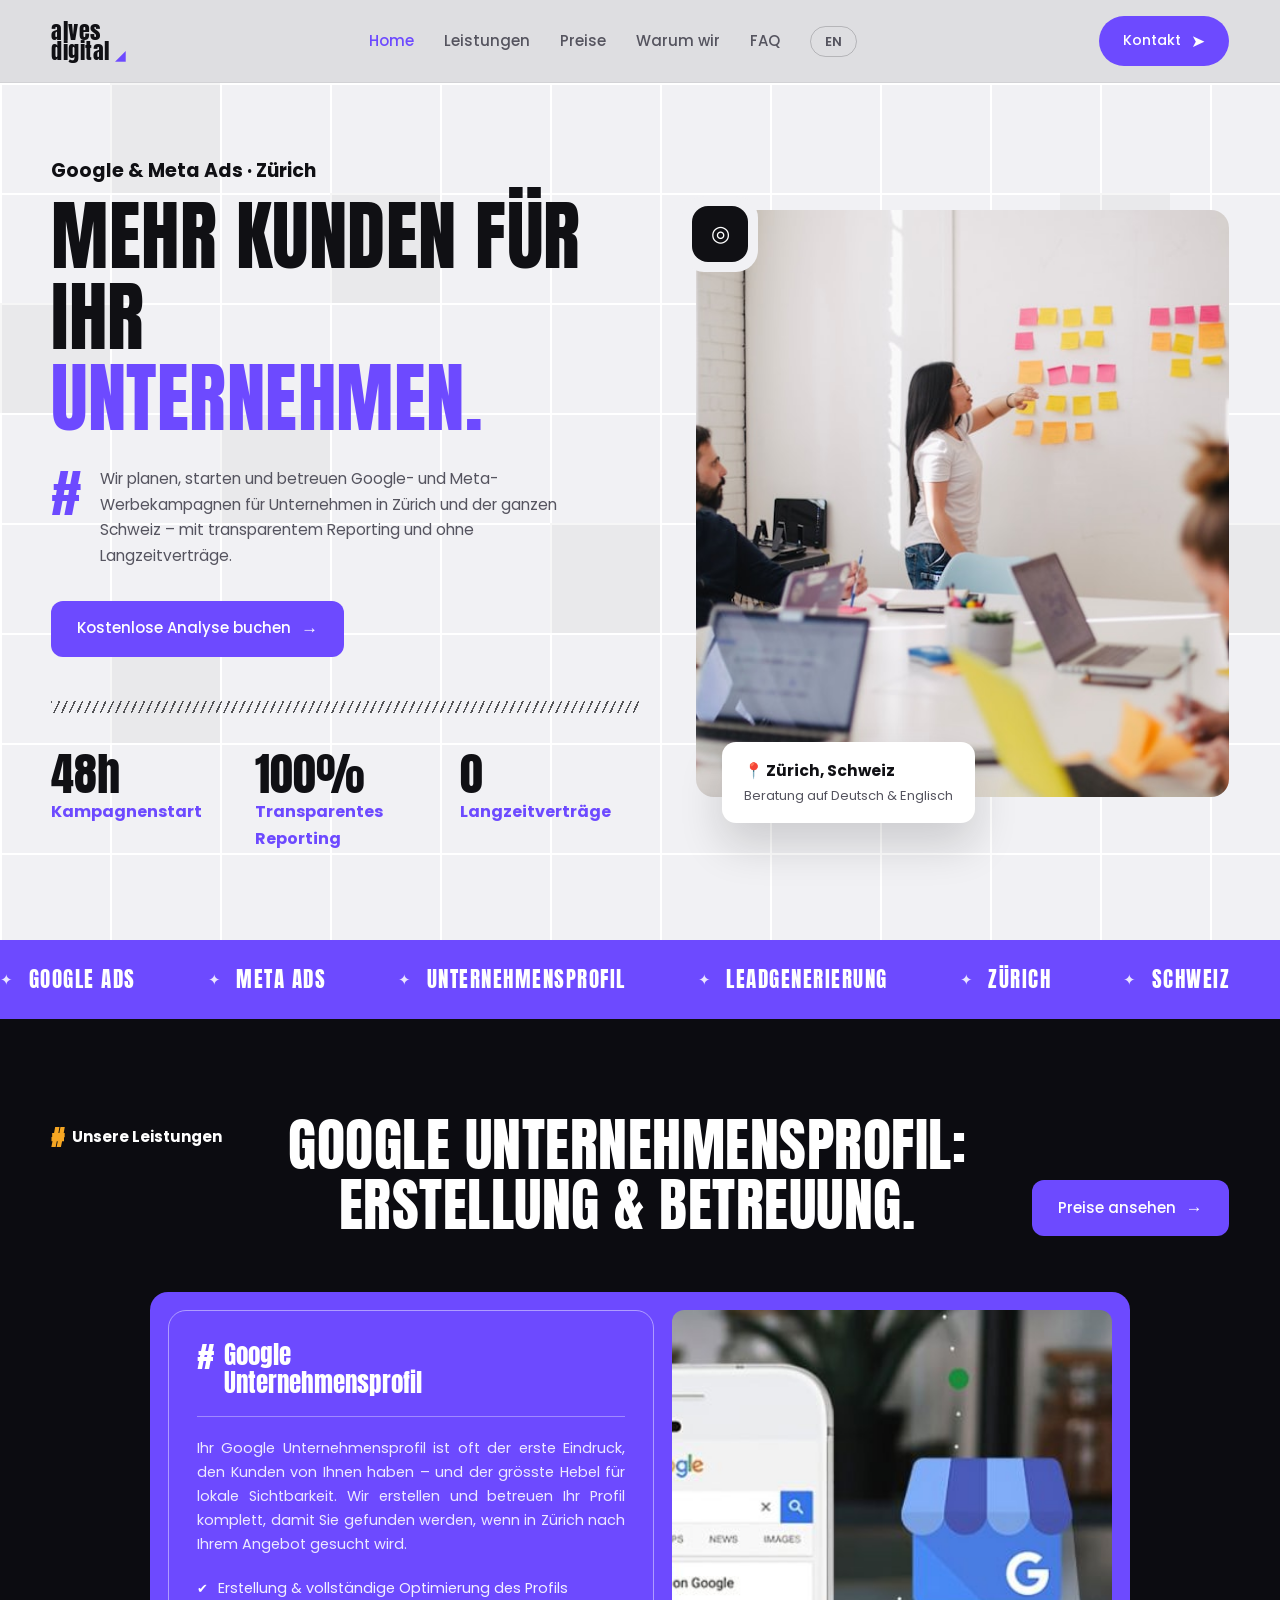
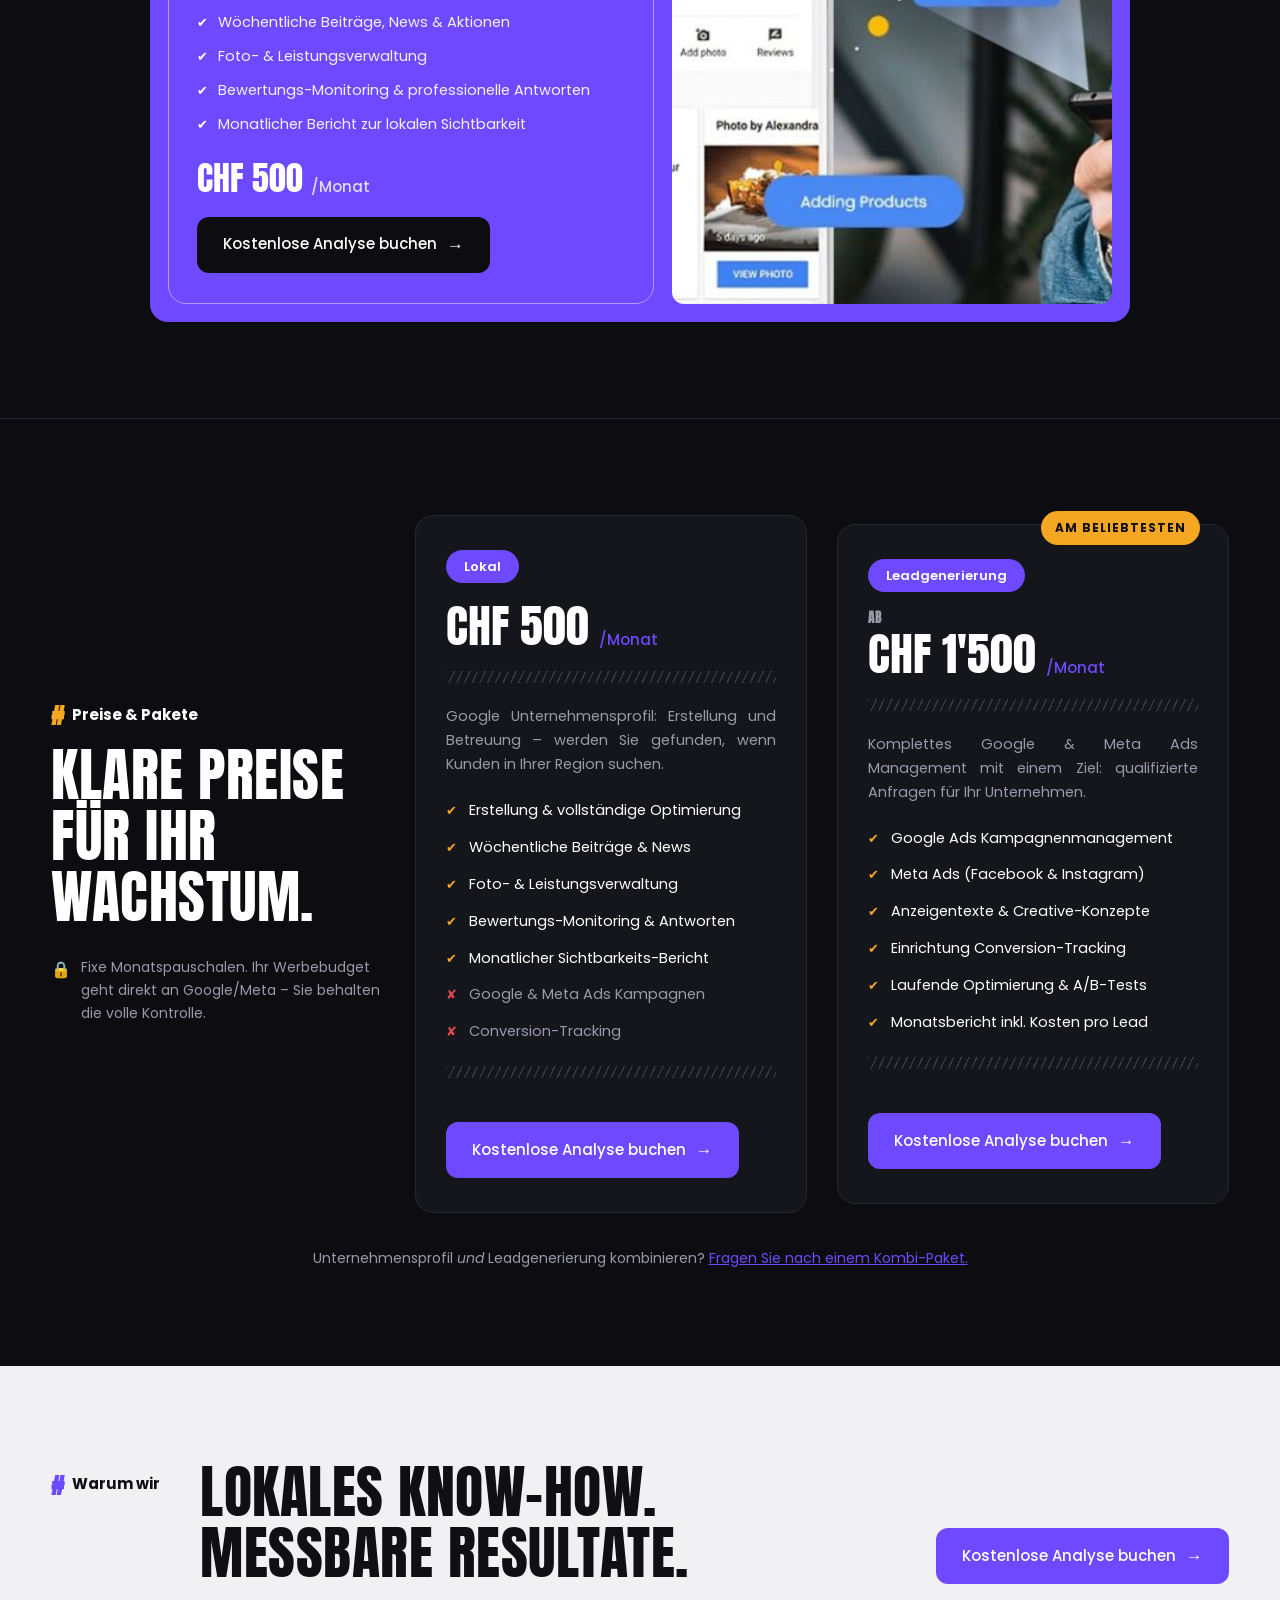
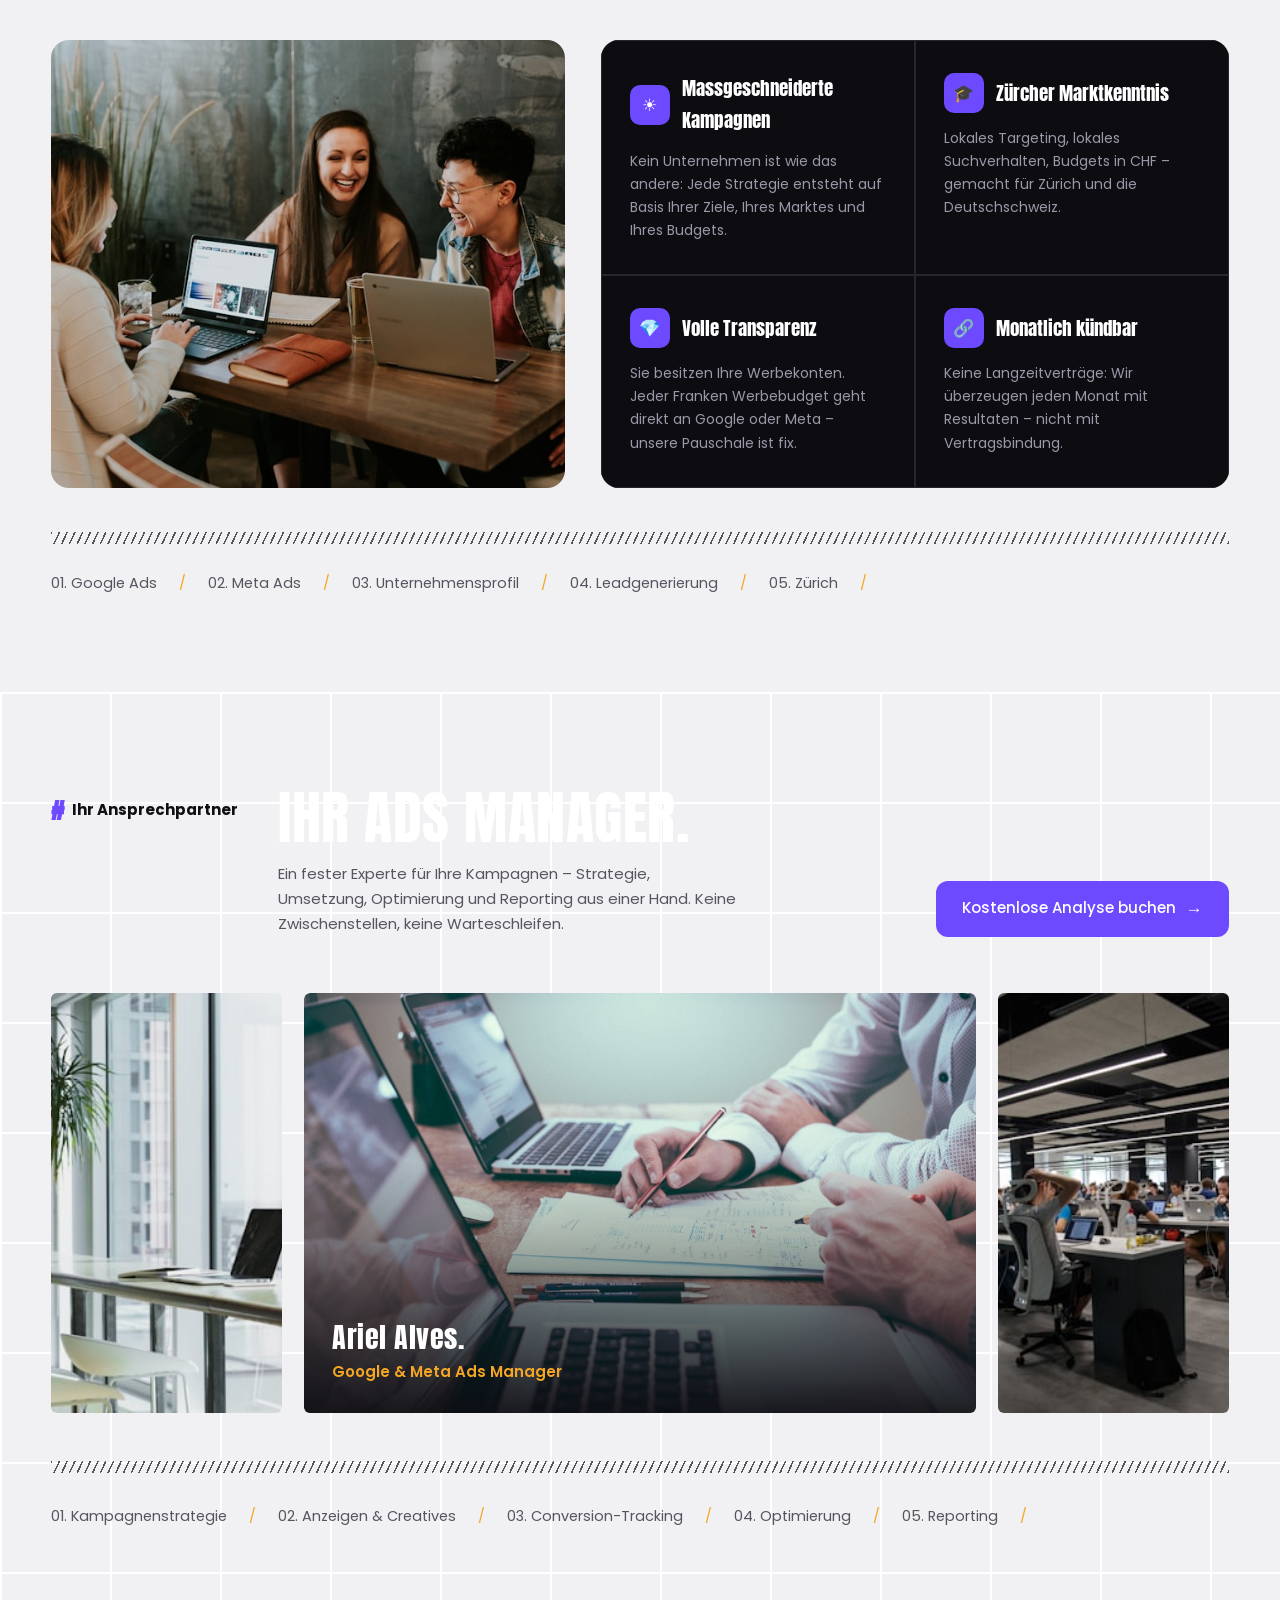
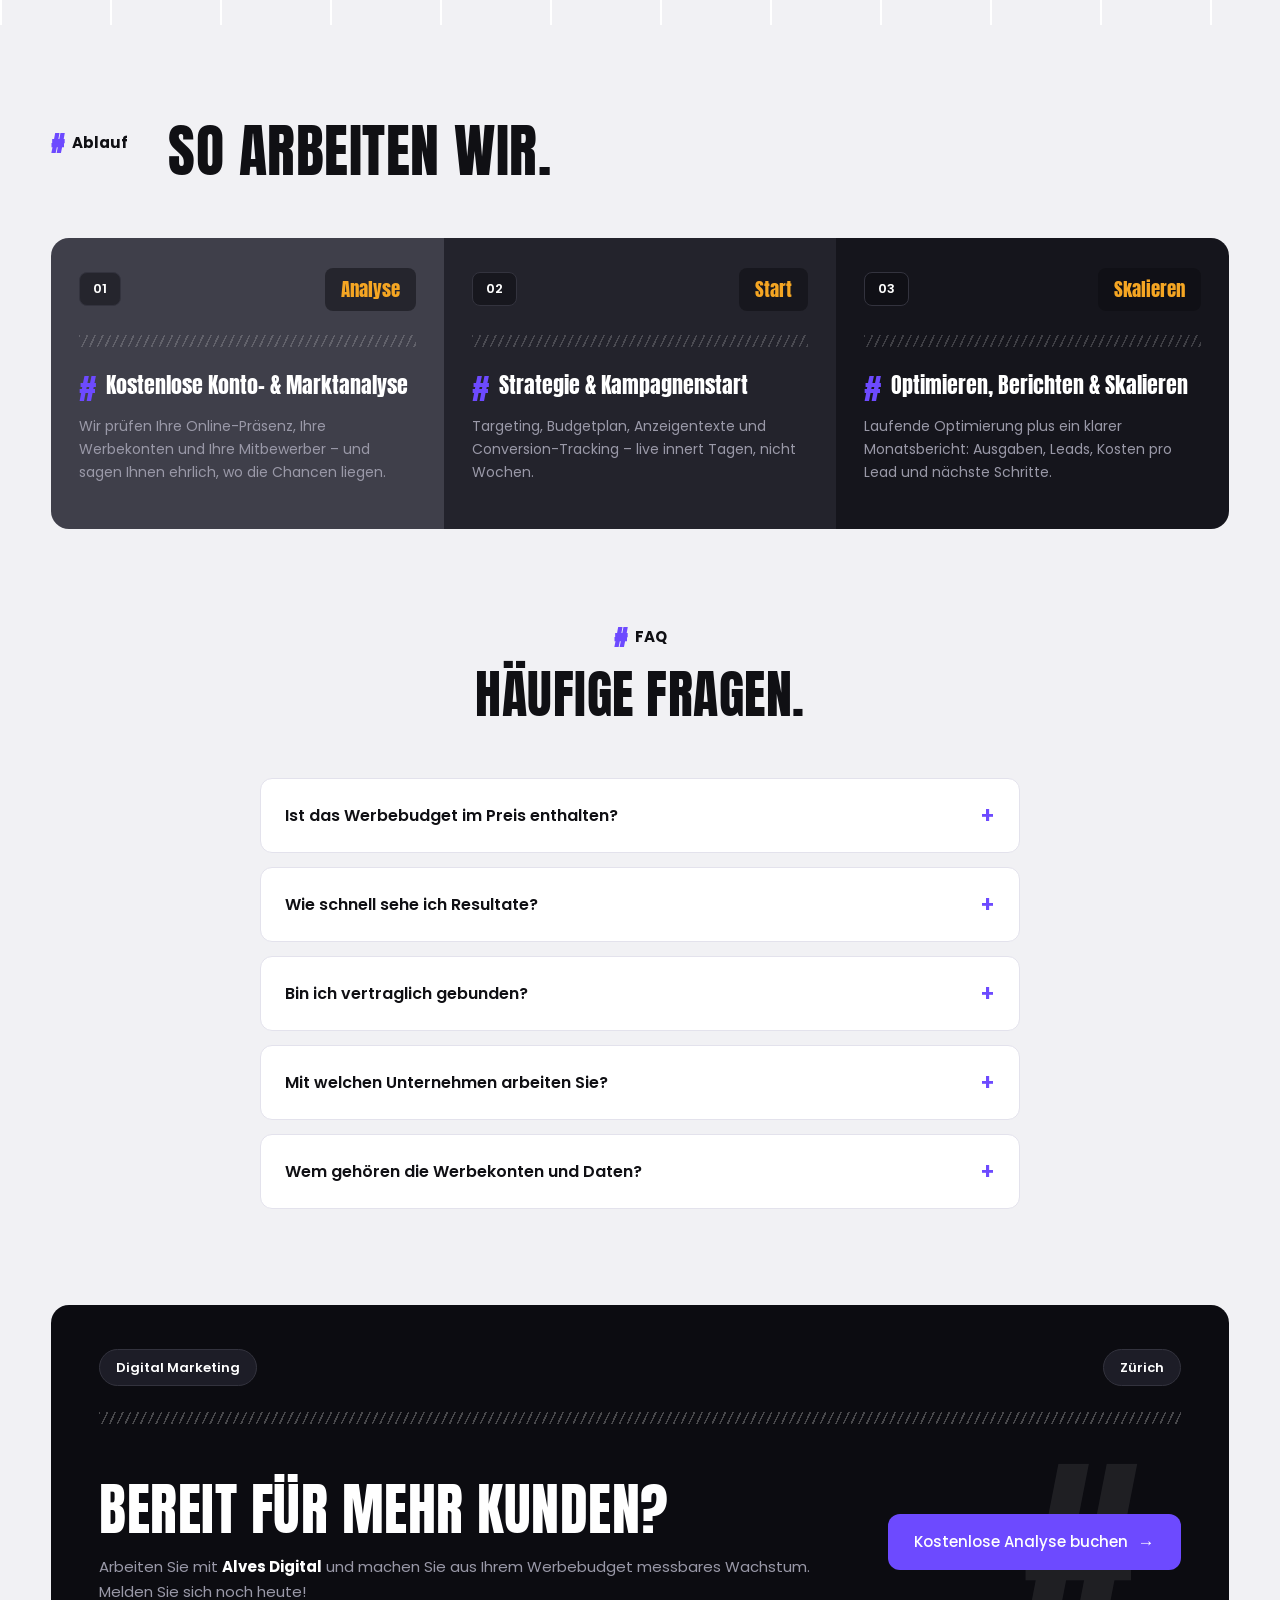
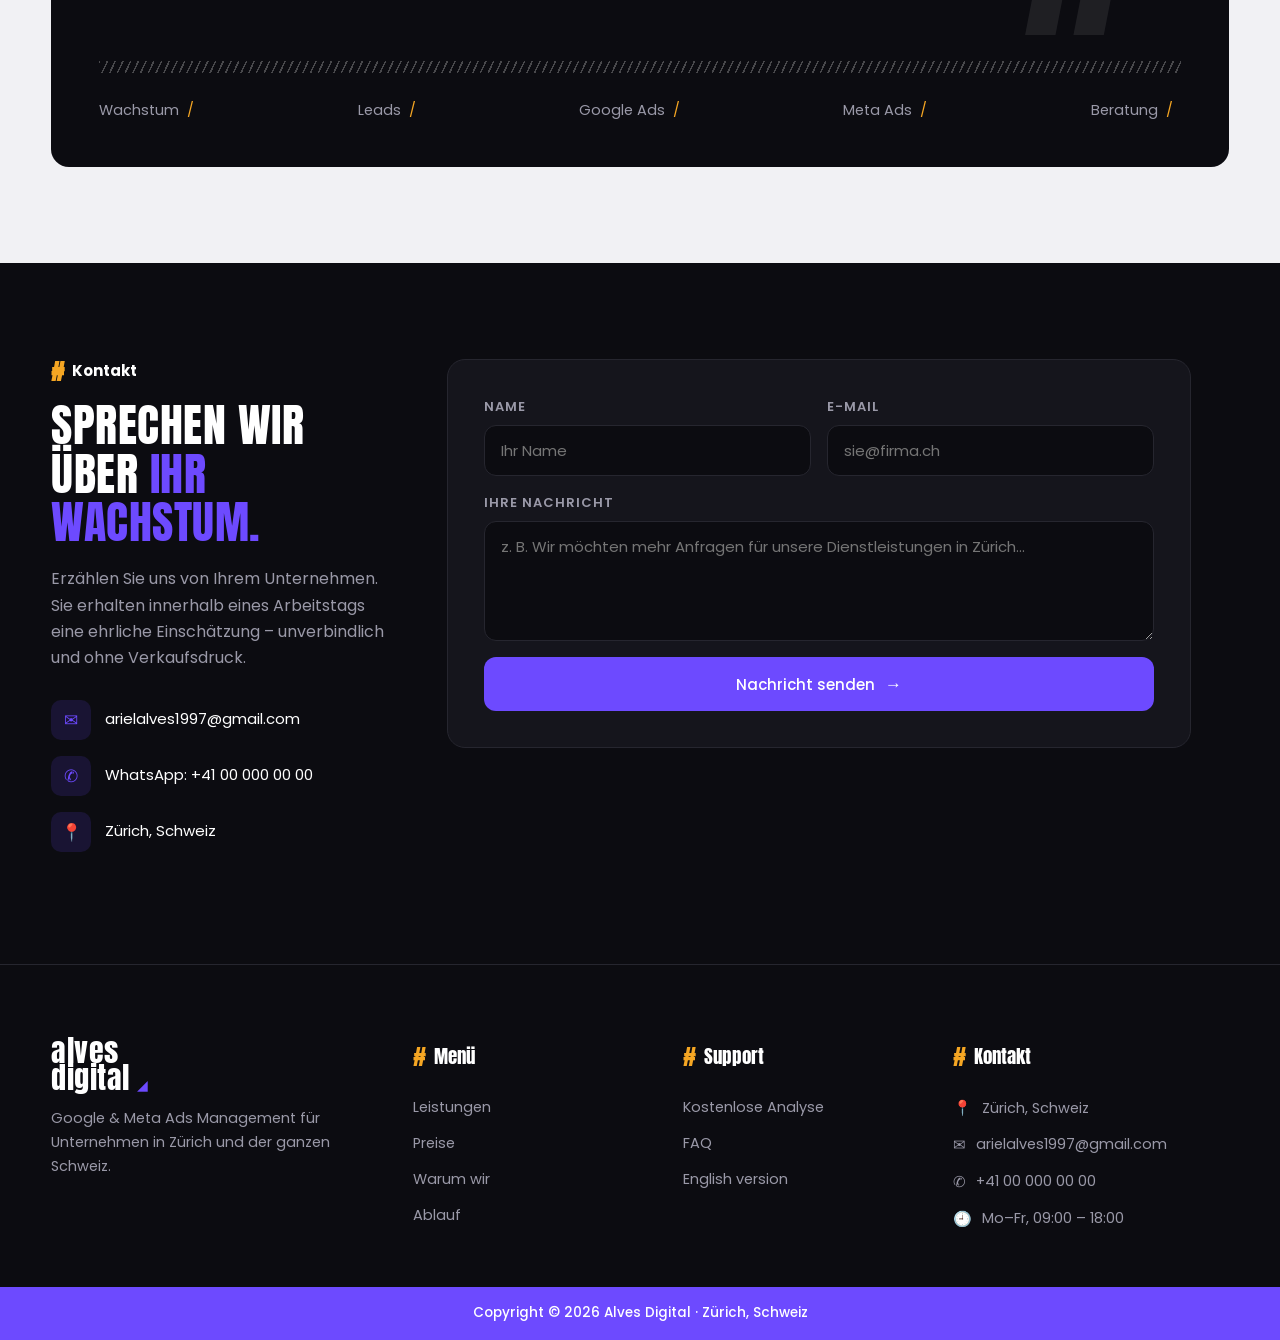
<file: index.html>
<!DOCTYPE html>
<html lang="de-CH">
<head>
  <meta charset="UTF-8" />
  <meta name="viewport" content="width=device-width, initial-scale=1.0" />
  <title>Google Ads Agentur Zürich – Google &amp; Meta Ads Management | Alves Digital</title>
  <meta name="description" content="Google Ads & Meta Ads Management für Unternehmen in Zürich und der Schweiz. Google Unternehmensprofil ab CHF 500/Monat, Leadgenerierung ab CHF 1'500/Monat. Jetzt kostenlose Analyse buchen." />

  <!-- EDIT ME: replace www.alvesdigital.ch with your real domain everywhere in this file once registered -->
  <link rel="canonical" href="https://www.alvesdigital.ch/" />
  <link rel="alternate" hreflang="de-CH" href="https://www.alvesdigital.ch/" />
  <link rel="alternate" hreflang="en" href="https://www.alvesdigital.ch/en/" />
  <link rel="alternate" hreflang="x-default" href="https://www.alvesdigital.ch/" />

  <!-- Open Graph / social sharing -->
  <meta property="og:type" content="website" />
  <meta property="og:title" content="Google Ads Agentur Zürich – Alves Digital" />
  <meta property="og:description" content="Google & Meta Ads Management für Unternehmen in Zürich. Unternehmensprofil ab CHF 500/Monat, Leadgenerierung ab CHF 1'500/Monat." />
  <meta property="og:url" content="https://www.alvesdigital.ch/" />
  <meta property="og:image" content="https://www.alvesdigital.ch/images/hero.jpg" />
  <meta property="og:locale" content="de_CH" />
  <meta name="twitter:card" content="summary_large_image" />

  <link rel="icon" href="data:image/svg+xml,%3Csvg xmlns='http://www.w3.org/2000/svg' viewBox='0 0 64 64'%3E%3Crect width='64' height='64' rx='14' fill='%236d4aff'/%3E%3Ctext x='32' y='45' font-family='Arial,sans-serif' font-size='38' font-weight='900' fill='white' text-anchor='middle'%3Ea%3C/text%3E%3C/svg%3E" />

  <link rel="preconnect" href="https://fonts.googleapis.com" />
  <link rel="preconnect" href="https://fonts.gstatic.com" crossorigin />
  <link href="https://fonts.googleapis.com/css2?family=Anton&family=Poppins:wght@400;500;600;700&display=swap" rel="stylesheet" />
  <link rel="stylesheet" href="styles.css" />

  <script type="application/ld+json">
  {
    "@context": "https://schema.org",
    "@type": "ProfessionalService",
    "name": "Alves Digital",
    "description": "Google Ads & Meta Ads Management für Unternehmen in Zürich und der Schweiz.",
    "url": "https://www.alvesdigital.ch/",
    "email": "arielalves1997@gmail.com",
    "image": "https://www.alvesdigital.ch/images/hero.jpg",
    "priceRange": "CHF 500 - CHF 1'500 / Monat",
    "address": { "@type": "PostalAddress", "addressLocality": "Zürich", "addressCountry": "CH" },
    "areaServed": [
      { "@type": "City", "name": "Zürich" },
      { "@type": "Country", "name": "Schweiz" }
    ],
    "makesOffer": [
      { "@type": "Offer", "name": "Google Unternehmensprofil – Erstellung & Betreuung", "price": "500", "priceCurrency": "CHF" },
      { "@type": "Offer", "name": "Leadgenerierung mit Google & Meta Ads", "price": "1500", "priceCurrency": "CHF" }
    ]
  }
  </script>
  <script type="application/ld+json">
  {
    "@context": "https://schema.org",
    "@type": "FAQPage",
    "mainEntity": [
      {
        "@type": "Question",
        "name": "Ist das Werbebudget im Preis enthalten?",
        "acceptedAnswer": { "@type": "Answer", "text": "Nein – die Monatspauschale deckt Strategie, Einrichtung und laufende Optimierung. Das Werbebudget zahlen Sie direkt an Google oder Meta über Ihr eigenes Konto." }
      },
      {
        "@type": "Question",
        "name": "Wie schnell sehe ich Resultate?",
        "acceptedAnswer": { "@type": "Answer", "text": "Werbekampagnen generieren erste Anfragen meist innerhalb der ersten Wochen nach dem Start. Verbesserungen beim Google Unternehmensprofil zeigen sich üblicherweise innert ein bis zwei Monaten." }
      },
      {
        "@type": "Question",
        "name": "Bin ich vertraglich gebunden?",
        "acceptedAnswer": { "@type": "Answer", "text": "Nein. Alle Pakete laufen monatlich und sind jederzeit kündbar." }
      },
      {
        "@type": "Question",
        "name": "Mit welchen Unternehmen arbeiten Sie?",
        "acceptedAnswer": { "@type": "Answer", "text": "Vor allem mit lokalen Dienstleistern und B2B-Unternehmen in Zürich und der ganzen Schweiz." }
      },
      {
        "@type": "Question",
        "name": "Wem gehören die Werbekonten und Daten?",
        "acceptedAnswer": { "@type": "Answer", "text": "Ihnen – immer. Wir arbeiten in Ihren Google-Ads-, Meta- und Unternehmensprofil-Konten. Alles bleibt bei Ihnen." }
      }
    ]
  }
  </script>
</head>
<body>

  <!-- ================= NAV ================= -->
  <header>
    <nav class="nav container">
      <!-- EDIT ME: your brand name -->
      <a class="logo" href="#top"><span>alves</span><span>digital <span class="tri">◢</span></span></a>
      <ul class="nav-links" id="navLinks">
        <li><a href="#top" class="active">Home</a></li>
        <li><a href="#services">Leistungen</a></li>
        <li><a href="#pricing">Preise</a></li>
        <li><a href="#why">Warum wir</a></li>
        <li><a href="#faq">FAQ</a></li>
        <li><a href="en/" class="lang-switch" hreflang="en" lang="en">EN</a></li>
      </ul>
      <a href="#contact" class="btn btn-purple btn-pill">Kontakt <span class="arrow">➤</span></a>
      <button class="hamburger" id="hamburger" aria-label="Menü">☰</button>
    </nav>
  </header>

  <!-- ================= HERO ================= -->
  <section class="hero grid-bg" id="top">
    <div class="cell" style="top:0; left:110px;"></div>
    <div class="cell" style="top:110px; left:330px;"></div>
    <div class="cell" style="top:220px; left:0;"></div>
    <div class="cell" style="top:330px; left:220px;"></div>
    <div class="cell" style="top:440px; left:550px;"></div>
    <div class="cell" style="top:550px; left:110px;"></div>
    <div class="cell" style="top:110px; right:110px;"></div>
    <div class="cell" style="top:440px; right:0;"></div>

    <div class="container">
      <div class="hero-grid">
        <div>
          <p class="kicker">Google &amp; Meta Ads · Zürich</p>
          <h1>Mehr Kunden für Ihr<br /><span class="accent">Unternehmen.</span></h1>
          <div class="hero-copy">
            <span class="hash">#</span>
            <p>
              Wir planen, starten und betreuen Google- und Meta-Werbekampagnen für
              Unternehmen in Zürich und der ganzen Schweiz – mit transparentem
              Reporting und ohne Langzeitverträge.
            </p>
          </div>
          <div class="hero-ctas">
            <a href="#contact" class="btn btn-purple">Kostenlose Analyse buchen <span class="arrow">→</span></a>
          </div>

          <div class="hatch" aria-hidden="true"></div>

          <!-- EDIT ME: replace with real numbers as your track record grows -->
          <div class="stats">
            <div class="stat"><b>48h</b><span>Kampagnenstart</span></div>
            <div class="stat"><b>100%</b><span>Transparentes Reporting</span></div>
            <div class="stat"><b>0</b><span>Langzeitverträge</span></div>
          </div>
        </div>

        <div class="hero-visual">
          <img src="images/hero.jpg" alt="Strategiebesprechung für Google Ads Kampagnen in Zürich" loading="eager" fetchpriority="high" />
          <div class="corner-badge"><div class="inner">◎</div></div>
          <div class="rating-card">
            <b>📍 Zürich, Schweiz</b>
            <small>Beratung auf Deutsch &amp; Englisch</small>
          </div>
        </div>
      </div>
    </div>
  </section>

  <!-- ================= MARQUEE BAND ================= -->
  <div class="marquee-band" aria-hidden="true">
    <div class="marquee">
      <span>Google Ads</span><span>Meta Ads</span><span>Unternehmensprofil</span><span>Leadgenerierung</span><span>Zürich</span><span>Schweiz</span>
      <span>Google Ads</span><span>Meta Ads</span><span>Unternehmensprofil</span><span>Leadgenerierung</span><span>Zürich</span><span>Schweiz</span>
    </div>
  </div>

  <!-- ================= SERVICES ================= -->
  <section id="services">
    <div class="container">
      <div class="head-row reveal">
        <span class="chip">Unsere Leistungen</span>
        <div class="head-mid"><h2 style="margin:0 auto;text-align:center;">Google Unternehmensprofil: Erstellung &amp; Betreuung.</h2></div>
        <a href="#pricing" class="btn btn-purple">Preise ansehen <span class="arrow">→</span></a>
      </div>

      <div class="svc-single reveal">
        <div class="svc-card">
          <h3 class="hash-title"><span class="hash">#</span>Google<br />Unternehmensprofil</h3>
          <div class="divider"></div>
          <p>
            Ihr Google Unternehmensprofil ist oft der erste Eindruck, den Kunden von
            Ihnen haben – und der grösste Hebel für lokale Sichtbarkeit. Wir erstellen
            und betreuen Ihr Profil komplett, damit Sie gefunden werden, wenn in Zürich
            nach Ihrem Angebot gesucht wird.
          </p>
          <ul>
            <li>Erstellung &amp; vollständige Optimierung des Profils</li>
            <li>Wöchentliche Beiträge, News &amp; Aktionen</li>
            <li>Foto- &amp; Leistungsverwaltung</li>
            <li>Bewertungs-Monitoring &amp; professionelle Antworten</li>
            <li>Monatlicher Bericht zur lokalen Sichtbarkeit</li>
          </ul>
          <div class="svc-price">CHF 500 <small>/Monat</small></div>
          <a href="#contact" class="btn btn-dark">Kostenlose Analyse buchen <span class="arrow">→</span></a>
        </div>
        <img class="svc-img" src="images/business-profile.jpg" alt="Betreuung eines Google Unternehmensprofils für ein Zürcher Unternehmen" loading="lazy" />
      </div>
    </div>
  </section>

  <!-- ================= PRICING ================= -->
  <section id="pricing" style="border-top:1px solid var(--border-dark);">
    <div class="container">
      <div class="pricing-grid">
        <div class="pricing-intro reveal">
          <span class="chip">Preise &amp; Pakete</span>
          <h2>Klare Preise für Ihr Wachstum.</h2>
          <div class="note">
            <span class="lock">🔒</span>
            <span>Fixe Monatspauschalen. Ihr Werbebudget geht direkt an Google/Meta – Sie behalten die volle Kontrolle.</span>
          </div>
        </div>

        <div class="price-card reveal">
          <span class="plan-pill">Lokal</span>
          <div class="price">CHF 500 <small>/Monat</small></div>
          <div class="hatch" aria-hidden="true"></div>
          <p class="desc">Google Unternehmensprofil: Erstellung und Betreuung – werden Sie gefunden, wenn Kunden in Ihrer Region suchen.</p>
          <ul>
            <li class="yes">Erstellung &amp; vollständige Optimierung</li>
            <li class="yes">Wöchentliche Beiträge &amp; News</li>
            <li class="yes">Foto- &amp; Leistungsverwaltung</li>
            <li class="yes">Bewertungs-Monitoring &amp; Antworten</li>
            <li class="yes">Monatlicher Sichtbarkeits-Bericht</li>
            <li class="no">Google &amp; Meta Ads Kampagnen</li>
            <li class="no">Conversion-Tracking</li>
          </ul>
          <div class="hatch" aria-hidden="true"></div>
          <a href="#contact" class="btn btn-purple" style="margin-top:22px;">Kostenlose Analyse buchen <span class="arrow">→</span></a>
        </div>

        <div class="price-card reveal">
          <span class="badge">Am beliebtesten</span>
          <span class="plan-pill">Leadgenerierung</span>
          <div class="price"><span class="from">ab</span></div>
          <div class="price">CHF 1'500 <small>/Monat</small></div>
          <div class="hatch" aria-hidden="true"></div>
          <p class="desc">Komplettes Google &amp; Meta Ads Management mit einem Ziel: qualifizierte Anfragen für Ihr Unternehmen.</p>
          <ul>
            <li class="yes">Google Ads Kampagnenmanagement</li>
            <li class="yes">Meta Ads (Facebook &amp; Instagram)</li>
            <li class="yes">Anzeigentexte &amp; Creative-Konzepte</li>
            <li class="yes">Einrichtung Conversion-Tracking</li>
            <li class="yes">Laufende Optimierung &amp; A/B-Tests</li>
            <li class="yes">Monatsbericht inkl. Kosten pro Lead</li>
          </ul>
          <div class="hatch" aria-hidden="true"></div>
          <a href="#contact" class="btn btn-purple" style="margin-top:22px;">Kostenlose Analyse buchen <span class="arrow">→</span></a>
        </div>
      </div>
      <p class="pricing-note">
        Unternehmensprofil <em>und</em> Leadgenerierung kombinieren? <a href="#contact">Fragen Sie nach einem Kombi-Paket.</a>
      </p>
    </div>
  </section>

  <!-- ================= WHY CHOOSE ================= -->
  <section class="light why-sec" id="why">
    <div class="container">
      <div class="head-row reveal">
        <span class="chip">Warum wir</span>
        <div class="head-mid"><h2>Lokales Know-how. Messbare Resultate.</h2></div>
        <a href="#contact" class="btn btn-purple">Kostenlose Analyse buchen <span class="arrow">→</span></a>
      </div>

      <div class="why-grid reveal">
        <img src="images/why-choose.jpg" alt="Zusammenarbeit an einer Werbekampagne für ein Zürcher Unternehmen" loading="lazy" />
        <div class="why-cards">
          <div class="why-card">
            <div class="head"><span class="ico">☀</span><h3>Massgeschneiderte Kampagnen</h3></div>
            <p>Kein Unternehmen ist wie das andere: Jede Strategie entsteht auf Basis Ihrer Ziele, Ihres Marktes und Ihres Budgets.</p>
          </div>
          <div class="why-card">
            <div class="head"><span class="ico">🎓</span><h3>Zürcher Marktkenntnis</h3></div>
            <p>Lokales Targeting, lokales Suchverhalten, Budgets in CHF – gemacht für Zürich und die Deutschschweiz.</p>
          </div>
          <div class="why-card">
            <div class="head"><span class="ico">💎</span><h3>Volle Transparenz</h3></div>
            <p>Sie besitzen Ihre Werbekonten. Jeder Franken Werbebudget geht direkt an Google oder Meta – unsere Pauschale ist fix.</p>
          </div>
          <div class="why-card">
            <div class="head"><span class="ico">🔗</span><h3>Monatlich kündbar</h3></div>
            <p>Keine Langzeitverträge: Wir überzeugen jeden Monat mit Resultaten – nicht mit Vertragsbindung.</p>
          </div>
        </div>
      </div>

      <div class="hatch" aria-hidden="true"></div>

      <div class="num-tags reveal">
        <span>01. Google Ads</span>
        <span>02. Meta Ads</span>
        <span>03. Unternehmensprofil</span>
        <span>04. Leadgenerierung</span>
        <span>05. Zürich</span>
      </div>
    </div>
  </section>

  <!-- ================= MEET THE EXPERT ================= -->
  <section class="grid-bg team-sec">
    <div class="container">
      <div class="head-row reveal">
        <span class="chip">Ihr Ansprechpartner</span>
        <div class="head-mid">
          <h2>Ihr Ads Manager.</h2>
          <p>Ein fester Experte für Ihre Kampagnen – Strategie, Umsetzung, Optimierung und Reporting aus einer Hand. Keine Zwischenstellen, keine Warteschleifen.</p>
        </div>
        <a href="#contact" class="btn btn-purple">Kostenlose Analyse buchen <span class="arrow">→</span></a>
      </div>

      <div class="team-grid reveal">
        <div class="side">
          <img src="images/office-1.jpg" alt="Arbeitsplatz für Kampagnenmanagement" loading="lazy" />
        </div>
        <div class="team-main">
          <!-- EDIT ME: replace with your own photo -->
          <img src="images/expert.jpg" alt="Ads Manager bei der Kampagnenarbeit" loading="lazy" />
          <div class="overlay">
            <b>Ariel Alves.</b>
            <span>Google &amp; Meta Ads Manager</span>
          </div>
        </div>
        <div class="side">
          <img src="images/office-2.jpg" alt="Kampagnenauswertung am Bildschirm" loading="lazy" />
        </div>
      </div>

      <div class="hatch" aria-hidden="true"></div>

      <div class="num-tags reveal" style="margin-top:32px;">
        <span>01. Kampagnenstrategie</span>
        <span>02. Anzeigen &amp; Creatives</span>
        <span>03. Conversion-Tracking</span>
        <span>04. Optimierung</span>
        <span>05. Reporting</span>
      </div>
    </div>
  </section>

  <!-- ================= PROCESS ================= -->
  <section class="light" id="process">
    <div class="container">
      <div class="head-row reveal">
        <span class="chip">Ablauf</span>
        <div class="head-mid"><h2>So arbeiten wir.</h2></div>
      </div>

      <div class="steps reveal">
        <div class="step">
          <div class="top"><span class="no">01</span><span class="label">Analyse</span></div>
          <div class="hatch" aria-hidden="true"></div>
          <h3 class="hash-title"><span class="hash">#</span>Kostenlose Konto- &amp; Marktanalyse</h3>
          <p>Wir prüfen Ihre Online-Präsenz, Ihre Werbekonten und Ihre Mitbewerber – und sagen Ihnen ehrlich, wo die Chancen liegen.</p>
        </div>
        <div class="step">
          <div class="top"><span class="no">02</span><span class="label">Start</span></div>
          <div class="hatch" aria-hidden="true"></div>
          <h3 class="hash-title"><span class="hash">#</span>Strategie &amp; Kampagnenstart</h3>
          <p>Targeting, Budgetplan, Anzeigentexte und Conversion-Tracking – live innert Tagen, nicht Wochen.</p>
        </div>
        <div class="step">
          <div class="top"><span class="no">03</span><span class="label">Skalieren</span></div>
          <div class="hatch" aria-hidden="true"></div>
          <h3 class="hash-title"><span class="hash">#</span>Optimieren, Berichten &amp; Skalieren</h3>
          <p>Laufende Optimierung plus ein klarer Monatsbericht: Ausgaben, Leads, Kosten pro Lead und nächste Schritte.</p>
        </div>
      </div>
    </div>
  </section>

  <!-- ================= FAQ ================= -->
  <section class="light" id="faq" style="padding-top:0;">
    <div class="container">
      <div class="section-head reveal">
        <span class="chip">FAQ</span>
        <h2>Häufige Fragen.</h2>
      </div>
      <div class="faq-list reveal">
        <div class="faq-item">
          <button>Ist das Werbebudget im Preis enthalten? <span class="plus">+</span></button>
          <div class="answer"><p>Nein – die Monatspauschale deckt Strategie, Einrichtung und laufende Optimierung. Ihr Werbebudget zahlen Sie direkt an Google oder Meta über Ihr eigenes Konto. So behalten Sie volle Kontrolle und Transparenz über jeden Franken.</p></div>
        </div>
        <div class="faq-item">
          <button>Wie schnell sehe ich Resultate? <span class="plus">+</span></button>
          <div class="answer"><p>Werbekampagnen generieren erste Anfragen meist innerhalb der ersten Wochen nach dem Start; die Performance verbessert sich mit der laufenden Optimierung. Verbesserungen beim Google Unternehmensprofil zeigen sich in der lokalen Suche üblicherweise innert ein bis zwei Monaten.</p></div>
        </div>
        <div class="faq-item">
          <button>Bin ich vertraglich gebunden? <span class="plus">+</span></button>
          <div class="answer"><p>Nein. Alle Pakete laufen monatlich. Resultate sollen der Grund sein, weshalb Sie bleiben – nicht ein Vertrag.</p></div>
        </div>
        <div class="faq-item">
          <button>Mit welchen Unternehmen arbeiten Sie? <span class="plus">+</span></button>
          <div class="answer"><p>Vor allem mit lokalen Dienstleistern und B2B-Unternehmen in Zürich und der ganzen Schweiz – mit allen, die einen konstanten, messbaren Fluss neuer Kundenanfragen wollen.</p></div>
        </div>
        <div class="faq-item">
          <button>Wem gehören die Werbekonten und Daten? <span class="plus">+</span></button>
          <div class="answer"><p>Ihnen – immer. Wir arbeiten in Ihren Google-Ads-, Meta- und Unternehmensprofil-Konten. Falls sich unsere Wege trennen, bleibt alles bei Ihnen.</p></div>
        </div>
      </div>
    </div>
  </section>

  <!-- ================= CTA BANNER ================= -->
  <section class="light" style="padding-top:0;">
    <div class="container">
      <div class="cta-card reveal">
        <div class="pill-row">
          <span class="pill">Digital Marketing</span>
          <span class="pill">Zürich</span>
        </div>
        <div class="hatch" aria-hidden="true"></div>
        <div class="cta-body">
          <span class="big-hash" aria-hidden="true">#</span>
          <div>
            <h2>Bereit für mehr Kunden?</h2>
            <p>Arbeiten Sie mit <b>Alves Digital</b> und machen Sie aus Ihrem Werbebudget messbares Wachstum. Melden Sie sich noch heute!</p>
          </div>
          <a href="#contact" class="btn btn-purple">Kostenlose Analyse buchen <span class="arrow">→</span></a>
        </div>
        <div class="hatch" aria-hidden="true"></div>
        <div class="num-tags">
          <span>Wachstum</span>
          <span>Leads</span>
          <span>Google Ads</span>
          <span>Meta Ads</span>
          <span>Beratung</span>
        </div>
      </div>
    </div>
  </section>

  <!-- ================= CONTACT ================= -->
  <section id="contact">
    <div class="container contact-grid">
      <div class="contact-info reveal">
        <span class="chip">Kontakt</span>
        <h2>Sprechen wir über <span class="accent">Ihr Wachstum.</span></h2>
        <p>Erzählen Sie uns von Ihrem Unternehmen. Sie erhalten innerhalb eines Arbeitstags eine ehrliche Einschätzung – unverbindlich und ohne Verkaufsdruck.</p>
        <!-- EDIT ME: contact details — replace the WhatsApp number with your real one -->
        <div class="contact-line"><span class="ico">✉</span><a href="mailto:arielalves1997@gmail.com">arielalves1997@gmail.com</a></div>
        <div class="contact-line"><span class="ico">✆</span><a href="https://wa.me/41000000000">WhatsApp: +41 00 000 00 00</a></div>
        <div class="contact-line"><span class="ico">📍</span><span>Zürich, Schweiz</span></div>
      </div>

      <!-- EDIT ME: create a free form endpoint at https://formspree.io and replace YOUR_FORM_ID below.
           Until then, the form falls back to opening an email draft. -->
      <form class="contact-form reveal" id="contactForm" action="https://formspree.io/f/YOUR_FORM_ID" method="POST"
            data-mail-to="arielalves1997@gmail.com" data-mail-subject="Anfrage: Kostenlose Analyse">
        <div class="form-row">
          <label>Name<input type="text" name="name" required placeholder="Ihr Name" /></label>
          <label>E-Mail<input type="email" name="email" required placeholder="sie@firma.ch" /></label>
        </div>
        <label>Ihre Nachricht<textarea name="nachricht" rows="4" required placeholder="z. B. Wir möchten mehr Anfragen für unsere Dienstleistungen in Zürich..."></textarea></label>
        <button type="submit" class="btn btn-purple" style="justify-content:center;">Nachricht senden <span class="arrow">→</span></button>
      </form>
    </div>
  </section>

  <!-- ================= FOOTER ================= -->
  <footer>
    <div class="container footer-grid">
      <div>
        <a class="logo" href="#top"><span>alves</span><span>digital <span class="tri">◢</span></span></a>
        <p>Google &amp; Meta Ads Management für Unternehmen in Zürich und der ganzen Schweiz.</p>
      </div>
      <div>
        <h4>Menü</h4>
        <ul>
          <li><a href="#services">Leistungen</a></li>
          <li><a href="#pricing">Preise</a></li>
          <li><a href="#why">Warum wir</a></li>
          <li><a href="#process">Ablauf</a></li>
        </ul>
      </div>
      <div>
        <h4>Support</h4>
        <ul>
          <li><a href="#contact">Kostenlose Analyse</a></li>
          <li><a href="#faq">FAQ</a></li>
          <li><a href="en/" hreflang="en" lang="en">English version</a></li>
        </ul>
      </div>
      <div>
        <h4>Kontakt</h4>
        <ul>
          <!-- EDIT ME: contact details -->
          <li class="line"><span class="fi">📍</span>Zürich, Schweiz</li>
          <li class="line"><span class="fi">✉</span><a href="mailto:arielalves1997@gmail.com">arielalves1997@gmail.com</a></li>
          <li class="line"><span class="fi">✆</span><a href="https://wa.me/41000000000">+41 00 000 00 00</a></li>
          <li class="line"><span class="fi">🕘</span>Mo–Fr, 09:00 – 18:00</li>
        </ul>
      </div>
    </div>
    <div class="footer-bottom">Copyright © 2026 Alves Digital · Zürich, Schweiz</div>
  </footer>

  <script src="script.js"></script>
</body>
</html>
</file>
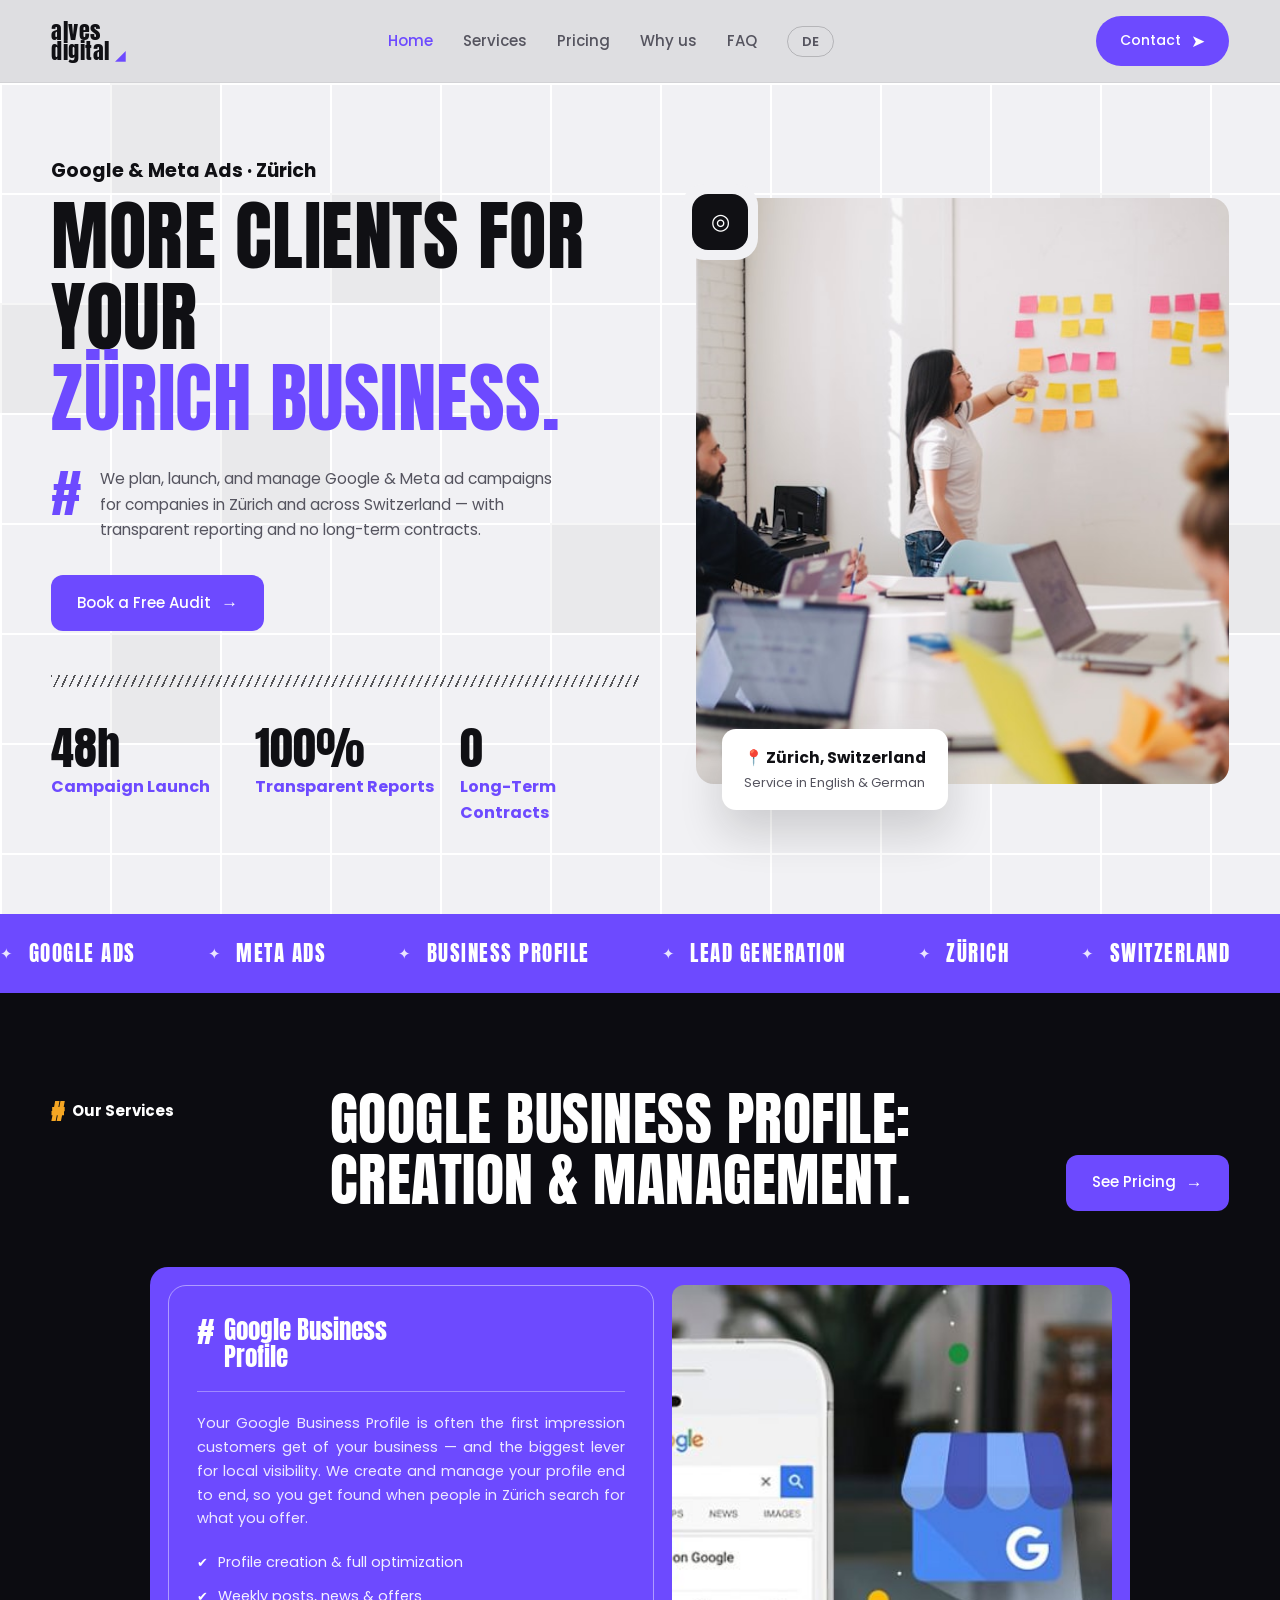
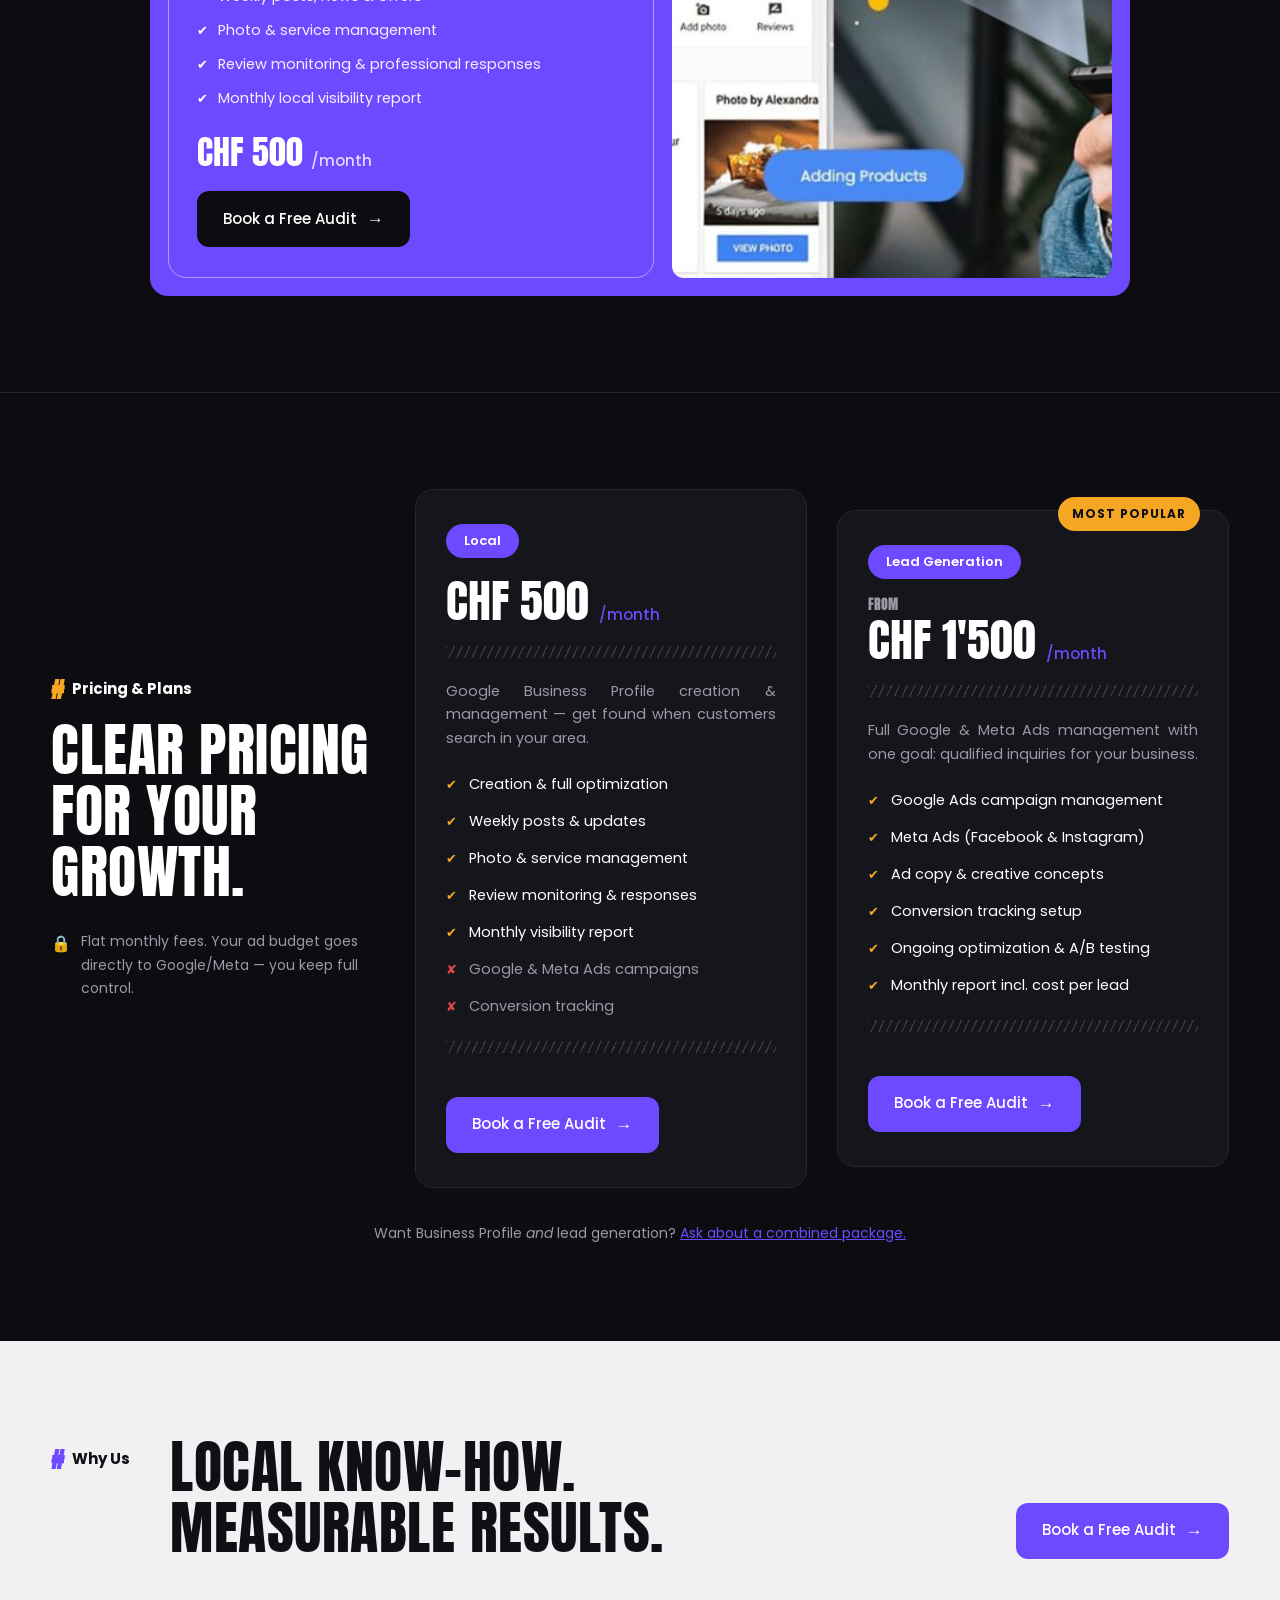
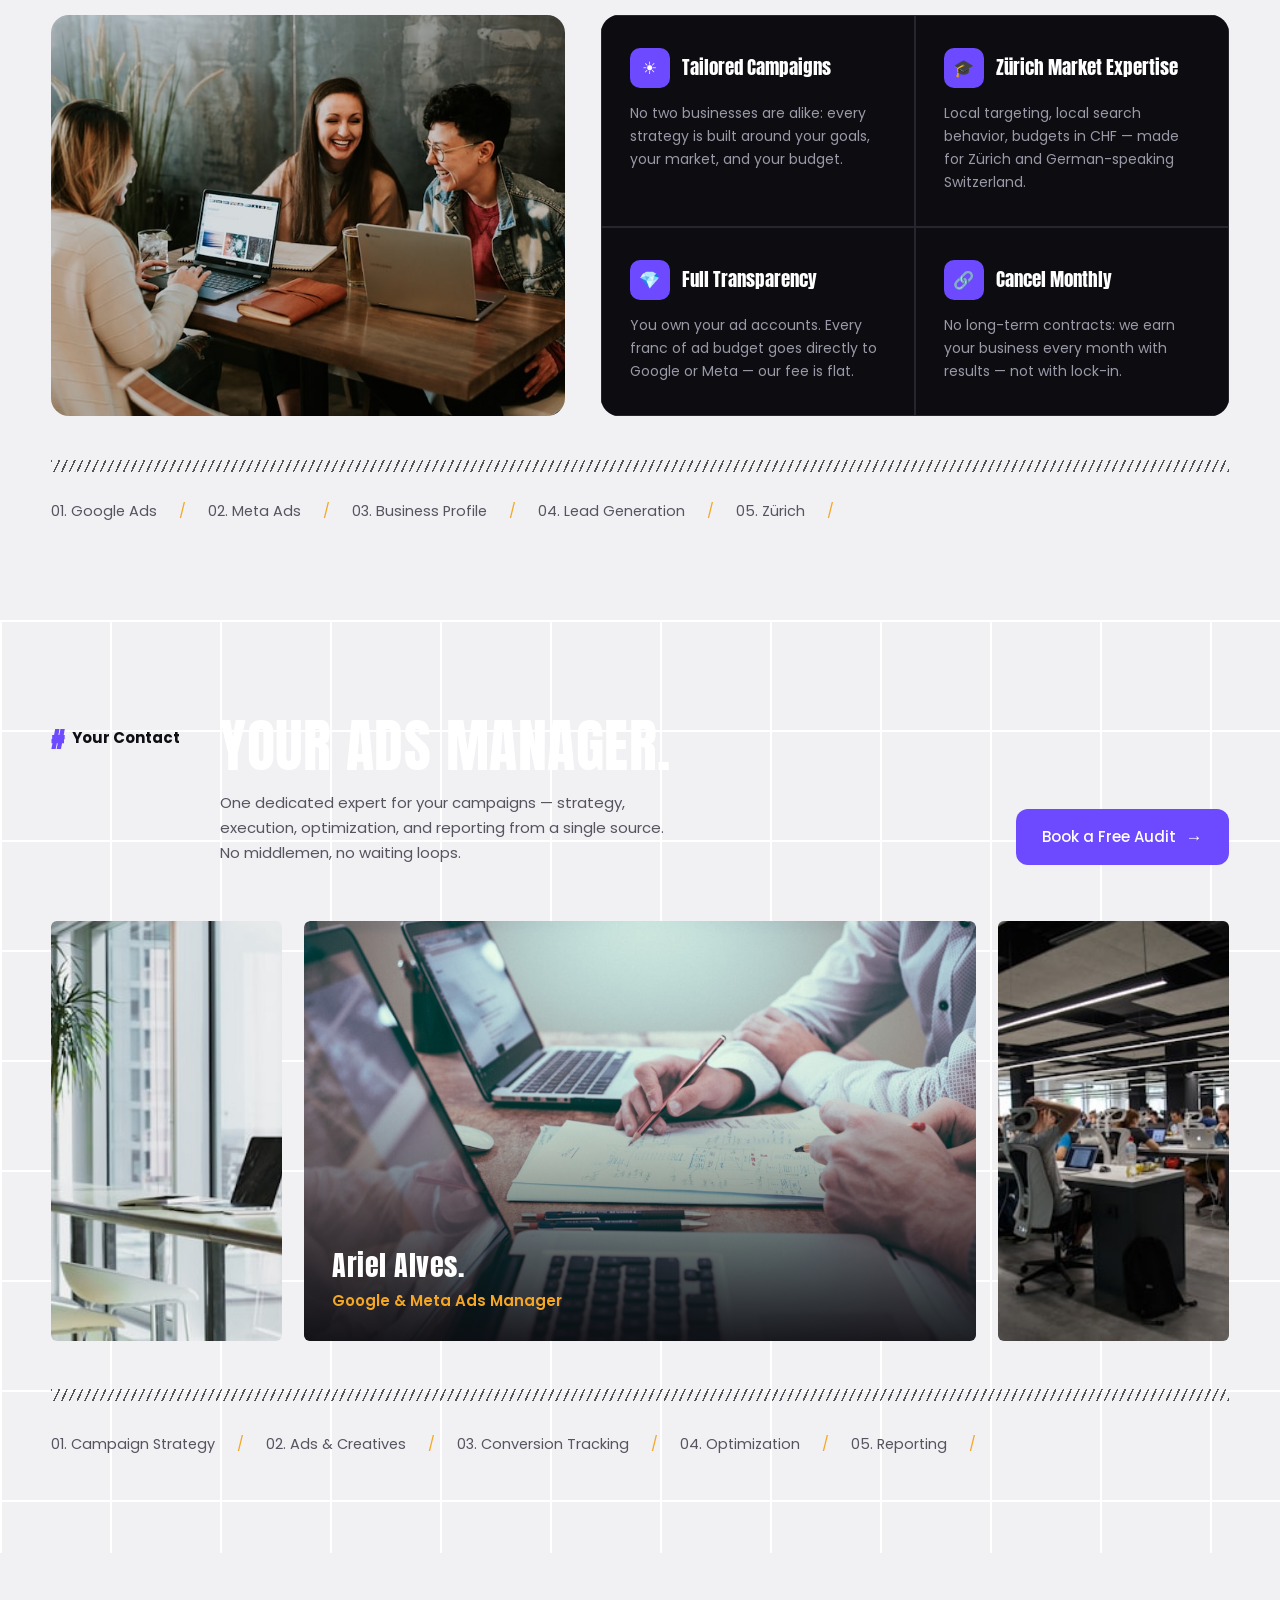
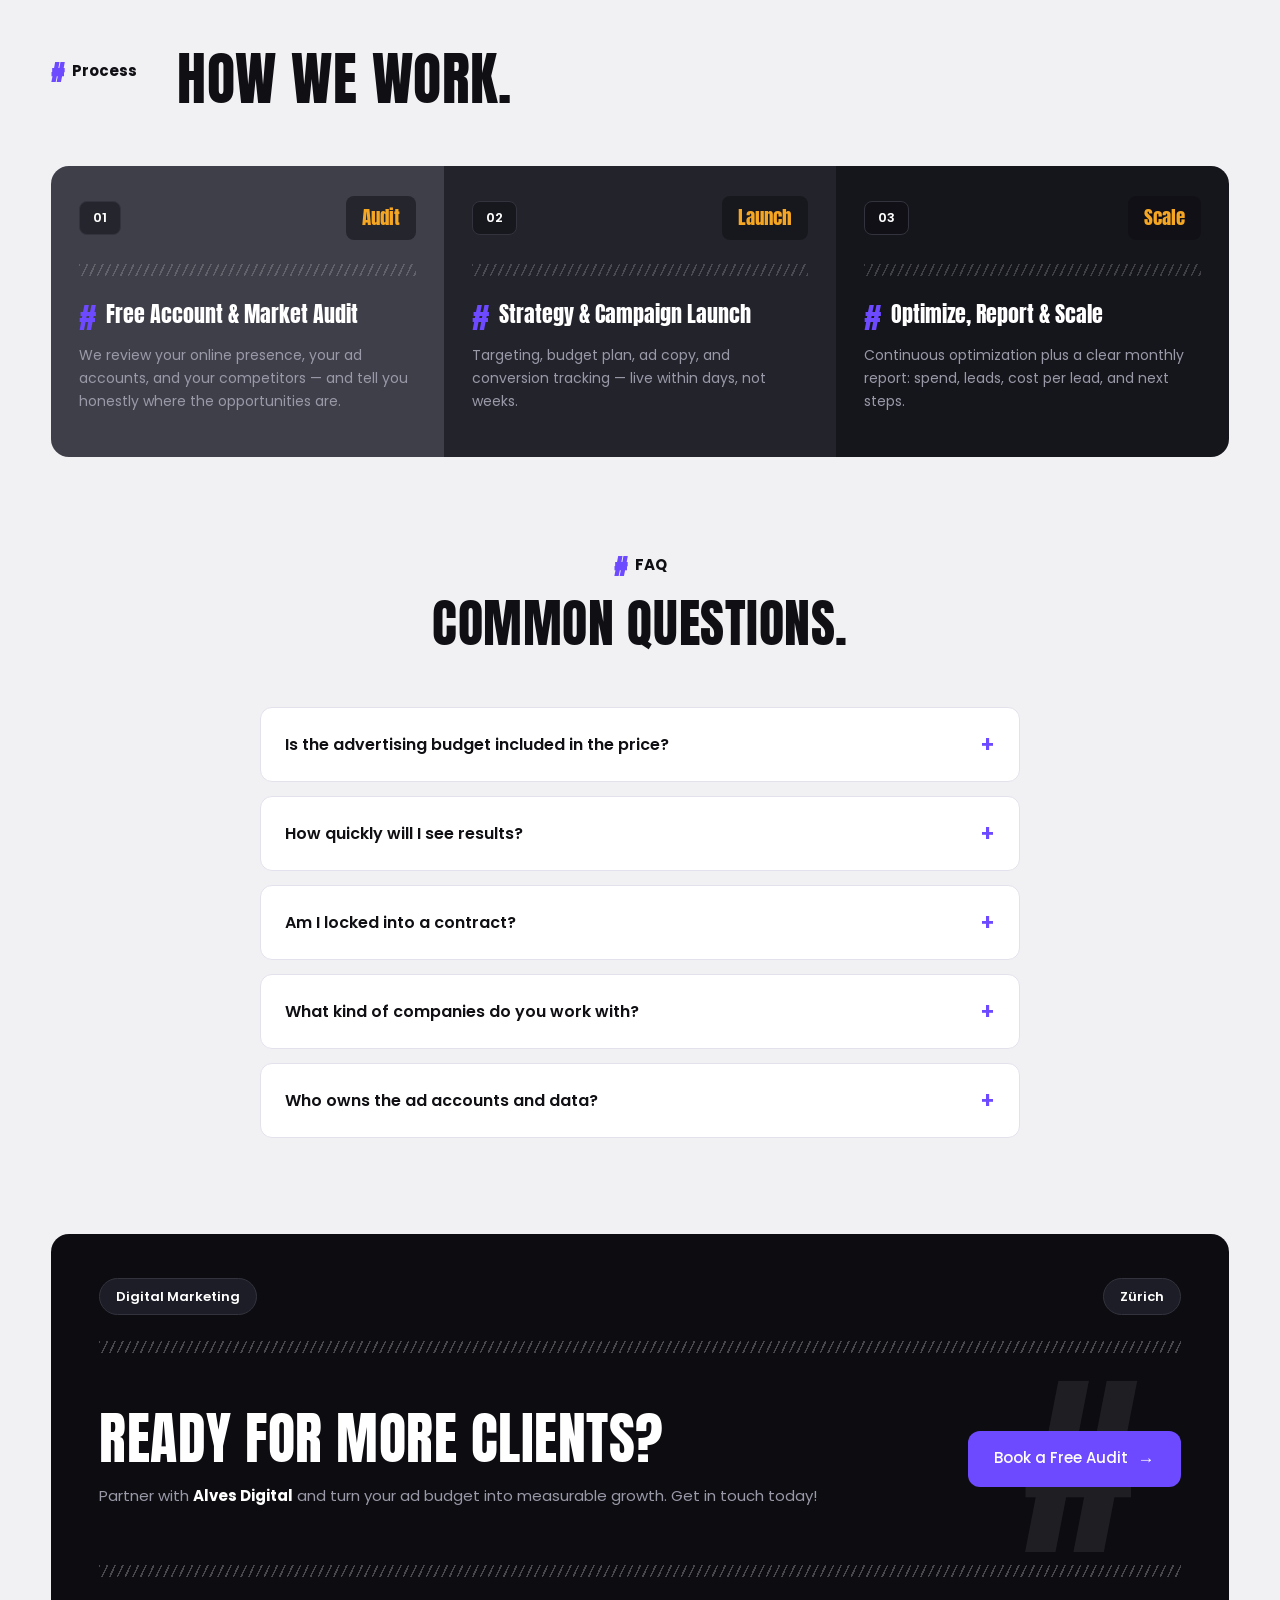
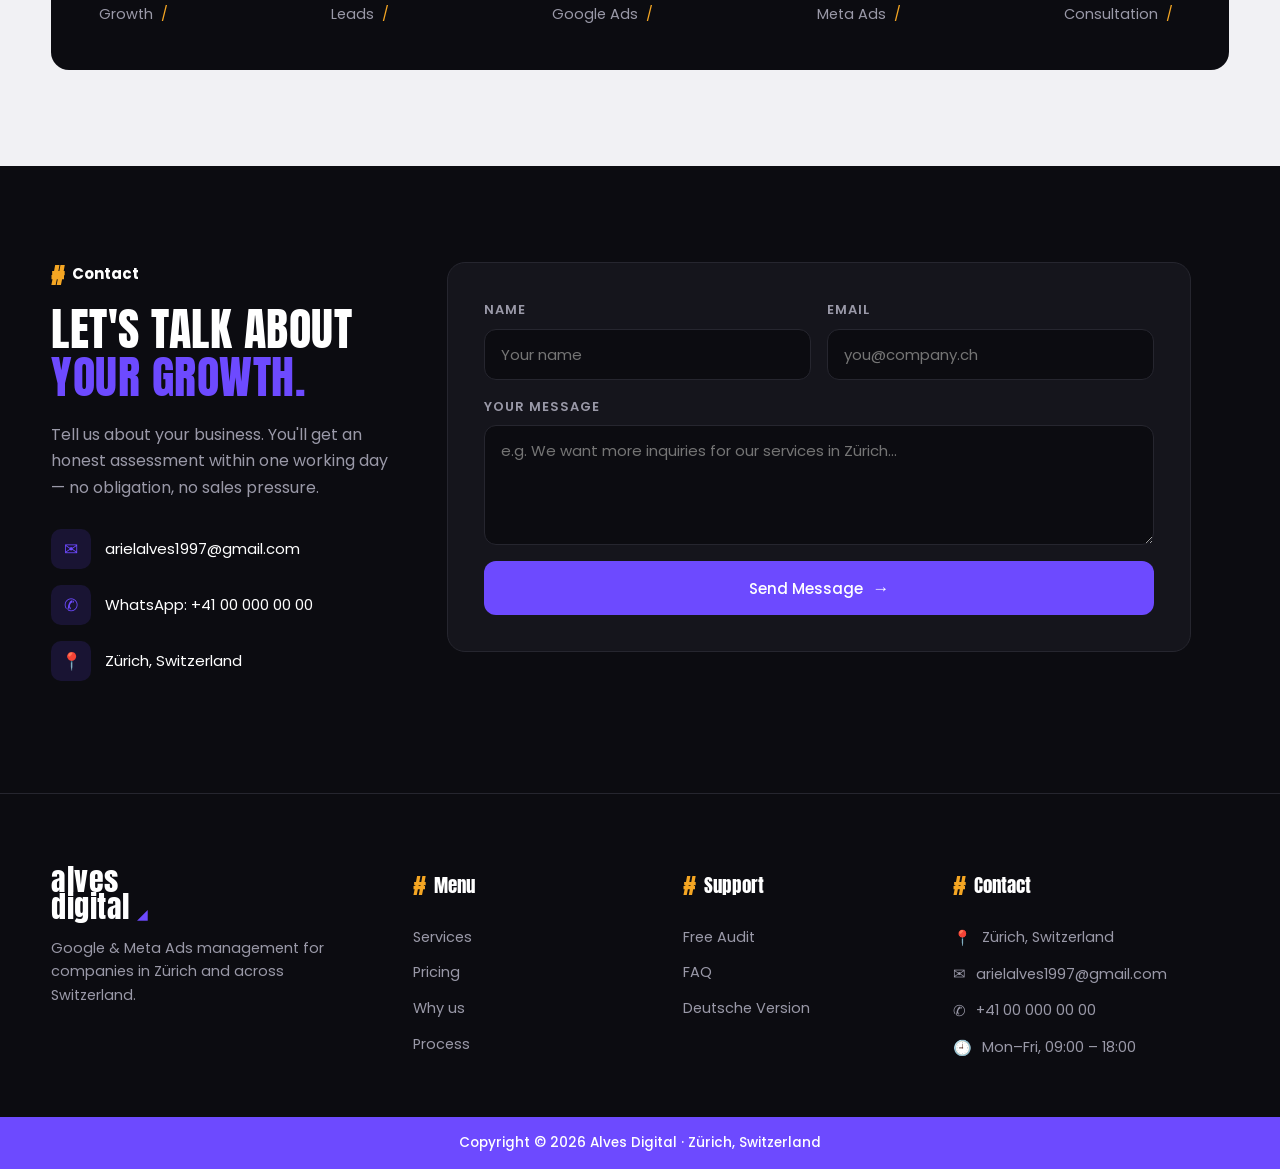
<file: en/index.html>
<!DOCTYPE html>
<html lang="en">
<head>
  <meta charset="UTF-8" />
  <meta name="viewport" content="width=device-width, initial-scale=1.0" />
  <title>Google &amp; Meta Ads Management in Zürich | Alves Digital</title>
  <meta name="description" content="Google Ads & Meta Ads campaign management for companies in Zürich and across Switzerland. Google Business Profile from CHF 500/month, lead generation from CHF 1'500/month. Book a free audit." />

  <!-- EDIT ME: replace www.alvesdigital.ch with your real domain everywhere in this file once registered -->
  <link rel="canonical" href="https://www.alvesdigital.ch/en/" />
  <link rel="alternate" hreflang="de-CH" href="https://www.alvesdigital.ch/" />
  <link rel="alternate" hreflang="en" href="https://www.alvesdigital.ch/en/" />
  <link rel="alternate" hreflang="x-default" href="https://www.alvesdigital.ch/" />

  <!-- Open Graph / social sharing -->
  <meta property="og:type" content="website" />
  <meta property="og:title" content="Google &amp; Meta Ads Management in Zürich – Alves Digital" />
  <meta property="og:description" content="Google & Meta Ads management for companies in Zürich. Business Profile from CHF 500/month, lead generation from CHF 1'500/month." />
  <meta property="og:url" content="https://www.alvesdigital.ch/en/" />
  <meta property="og:image" content="https://www.alvesdigital.ch/images/hero.jpg" />
  <meta property="og:locale" content="en" />
  <meta name="twitter:card" content="summary_large_image" />

  <link rel="icon" href="data:image/svg+xml,%3Csvg xmlns='http://www.w3.org/2000/svg' viewBox='0 0 64 64'%3E%3Crect width='64' height='64' rx='14' fill='%236d4aff'/%3E%3Ctext x='32' y='45' font-family='Arial,sans-serif' font-size='38' font-weight='900' fill='white' text-anchor='middle'%3Ea%3C/text%3E%3C/svg%3E" />

  <link rel="preconnect" href="https://fonts.googleapis.com" />
  <link rel="preconnect" href="https://fonts.gstatic.com" crossorigin />
  <link href="https://fonts.googleapis.com/css2?family=Anton&family=Poppins:wght@400;500;600;700&display=swap" rel="stylesheet" />
  <link rel="stylesheet" href="../styles.css" />

  <script type="application/ld+json">
  {
    "@context": "https://schema.org",
    "@type": "ProfessionalService",
    "name": "Alves Digital",
    "description": "Google Ads & Meta Ads management for companies in Zürich and across Switzerland.",
    "url": "https://www.alvesdigital.ch/en/",
    "email": "arielalves1997@gmail.com",
    "image": "https://www.alvesdigital.ch/images/hero.jpg",
    "priceRange": "CHF 500 - CHF 1'500 / month",
    "address": { "@type": "PostalAddress", "addressLocality": "Zürich", "addressCountry": "CH" },
    "areaServed": [
      { "@type": "City", "name": "Zürich" },
      { "@type": "Country", "name": "Switzerland" }
    ],
    "makesOffer": [
      { "@type": "Offer", "name": "Google Business Profile creation & management", "price": "500", "priceCurrency": "CHF" },
      { "@type": "Offer", "name": "Lead generation with Google & Meta Ads", "price": "1500", "priceCurrency": "CHF" }
    ]
  }
  </script>
  <script type="application/ld+json">
  {
    "@context": "https://schema.org",
    "@type": "FAQPage",
    "mainEntity": [
      {
        "@type": "Question",
        "name": "Is the advertising budget included in the price?",
        "acceptedAnswer": { "@type": "Answer", "text": "No — the monthly fee covers strategy, setup, and ongoing optimization. Your ad budget is paid directly to Google or Meta from your own account." }
      },
      {
        "@type": "Question",
        "name": "How quickly will I see results?",
        "acceptedAnswer": { "@type": "Answer", "text": "Ad campaigns typically generate their first inquiries within the first weeks after launch. Google Business Profile improvements usually show in local search within one to two months." }
      },
      {
        "@type": "Question",
        "name": "Am I locked into a contract?",
        "acceptedAnswer": { "@type": "Answer", "text": "No. All plans run month-to-month and can be cancelled anytime." }
      },
      {
        "@type": "Question",
        "name": "What kind of companies do you work with?",
        "acceptedAnswer": { "@type": "Answer", "text": "Mostly local service businesses and B2B companies in Zürich and across Switzerland." }
      },
      {
        "@type": "Question",
        "name": "Who owns the ad accounts and data?",
        "acceptedAnswer": { "@type": "Answer", "text": "You do — always. We work inside your Google Ads, Meta, and Business Profile accounts. Everything stays with you." }
      }
    ]
  }
  </script>
</head>
<body>

  <!-- ================= NAV ================= -->
  <header>
    <nav class="nav container">
      <!-- EDIT ME: your brand name -->
      <a class="logo" href="#top"><span>alves</span><span>digital <span class="tri">◢</span></span></a>
      <ul class="nav-links" id="navLinks">
        <li><a href="#top" class="active">Home</a></li>
        <li><a href="#services">Services</a></li>
        <li><a href="#pricing">Pricing</a></li>
        <li><a href="#why">Why us</a></li>
        <li><a href="#faq">FAQ</a></li>
        <li><a href="../" class="lang-switch" hreflang="de-CH" lang="de">DE</a></li>
      </ul>
      <a href="#contact" class="btn btn-purple btn-pill">Contact <span class="arrow">➤</span></a>
      <button class="hamburger" id="hamburger" aria-label="Menu">☰</button>
    </nav>
  </header>

  <!-- ================= HERO ================= -->
  <section class="hero grid-bg" id="top">
    <div class="cell" style="top:0; left:110px;"></div>
    <div class="cell" style="top:110px; left:330px;"></div>
    <div class="cell" style="top:220px; left:0;"></div>
    <div class="cell" style="top:330px; left:220px;"></div>
    <div class="cell" style="top:440px; left:550px;"></div>
    <div class="cell" style="top:550px; left:110px;"></div>
    <div class="cell" style="top:110px; right:110px;"></div>
    <div class="cell" style="top:440px; right:0;"></div>

    <div class="container">
      <div class="hero-grid">
        <div>
          <p class="kicker">Google &amp; Meta Ads · Zürich</p>
          <h1>More clients for your<br /><span class="accent">Zürich business.</span></h1>
          <div class="hero-copy">
            <span class="hash">#</span>
            <p>
              We plan, launch, and manage Google &amp; Meta ad campaigns for companies
              in Zürich and across Switzerland — with transparent reporting and no
              long-term contracts.
            </p>
          </div>
          <div class="hero-ctas">
            <a href="#contact" class="btn btn-purple">Book a Free Audit <span class="arrow">→</span></a>
          </div>

          <div class="hatch" aria-hidden="true"></div>

          <!-- EDIT ME: replace with real numbers as your track record grows -->
          <div class="stats">
            <div class="stat"><b>48h</b><span>Campaign Launch</span></div>
            <div class="stat"><b>100%</b><span>Transparent Reports</span></div>
            <div class="stat"><b>0</b><span>Long-Term Contracts</span></div>
          </div>
        </div>

        <div class="hero-visual">
          <img src="../images/hero.jpg" alt="Strategy session for Google Ads campaigns in Zürich" loading="eager" fetchpriority="high" />
          <div class="corner-badge"><div class="inner">◎</div></div>
          <div class="rating-card">
            <b>📍 Zürich, Switzerland</b>
            <small>Service in English &amp; German</small>
          </div>
        </div>
      </div>
    </div>
  </section>

  <!-- ================= MARQUEE BAND ================= -->
  <div class="marquee-band" aria-hidden="true">
    <div class="marquee">
      <span>Google Ads</span><span>Meta Ads</span><span>Business Profile</span><span>Lead Generation</span><span>Zürich</span><span>Switzerland</span>
      <span>Google Ads</span><span>Meta Ads</span><span>Business Profile</span><span>Lead Generation</span><span>Zürich</span><span>Switzerland</span>
    </div>
  </div>

  <!-- ================= SERVICES ================= -->
  <section id="services">
    <div class="container">
      <div class="head-row reveal">
        <span class="chip">Our Services</span>
        <div class="head-mid"><h2 style="margin:0 auto;text-align:center;">Google Business Profile: creation &amp; management.</h2></div>
        <a href="#pricing" class="btn btn-purple">See Pricing <span class="arrow">→</span></a>
      </div>

      <div class="svc-single reveal">
        <div class="svc-card">
          <h3 class="hash-title"><span class="hash">#</span>Google Business<br />Profile</h3>
          <div class="divider"></div>
          <p>
            Your Google Business Profile is often the first impression customers get of
            your business — and the biggest lever for local visibility. We create and
            manage your profile end to end, so you get found when people in Zürich
            search for what you offer.
          </p>
          <ul>
            <li>Profile creation &amp; full optimization</li>
            <li>Weekly posts, news &amp; offers</li>
            <li>Photo &amp; service management</li>
            <li>Review monitoring &amp; professional responses</li>
            <li>Monthly local visibility report</li>
          </ul>
          <div class="svc-price">CHF 500 <small>/month</small></div>
          <a href="#contact" class="btn btn-dark">Book a Free Audit <span class="arrow">→</span></a>
        </div>
        <img class="svc-img" src="../images/business-profile.jpg" alt="Managing a Google Business Profile for a Zürich company" loading="lazy" />
      </div>
    </div>
  </section>

  <!-- ================= PRICING ================= -->
  <section id="pricing" style="border-top:1px solid var(--border-dark);">
    <div class="container">
      <div class="pricing-grid">
        <div class="pricing-intro reveal">
          <span class="chip">Pricing &amp; Plans</span>
          <h2>Clear pricing for your growth.</h2>
          <div class="note">
            <span class="lock">🔒</span>
            <span>Flat monthly fees. Your ad budget goes directly to Google/Meta — you keep full control.</span>
          </div>
        </div>

        <div class="price-card reveal">
          <span class="plan-pill">Local</span>
          <div class="price">CHF 500 <small>/month</small></div>
          <div class="hatch" aria-hidden="true"></div>
          <p class="desc">Google Business Profile creation &amp; management — get found when customers search in your area.</p>
          <ul>
            <li class="yes">Creation &amp; full optimization</li>
            <li class="yes">Weekly posts &amp; updates</li>
            <li class="yes">Photo &amp; service management</li>
            <li class="yes">Review monitoring &amp; responses</li>
            <li class="yes">Monthly visibility report</li>
            <li class="no">Google &amp; Meta Ads campaigns</li>
            <li class="no">Conversion tracking</li>
          </ul>
          <div class="hatch" aria-hidden="true"></div>
          <a href="#contact" class="btn btn-purple" style="margin-top:22px;">Book a Free Audit <span class="arrow">→</span></a>
        </div>

        <div class="price-card reveal">
          <span class="badge">Most Popular</span>
          <span class="plan-pill">Lead Generation</span>
          <div class="price"><span class="from">from</span></div>
          <div class="price">CHF 1'500 <small>/month</small></div>
          <div class="hatch" aria-hidden="true"></div>
          <p class="desc">Full Google &amp; Meta Ads management with one goal: qualified inquiries for your business.</p>
          <ul>
            <li class="yes">Google Ads campaign management</li>
            <li class="yes">Meta Ads (Facebook &amp; Instagram)</li>
            <li class="yes">Ad copy &amp; creative concepts</li>
            <li class="yes">Conversion tracking setup</li>
            <li class="yes">Ongoing optimization &amp; A/B testing</li>
            <li class="yes">Monthly report incl. cost per lead</li>
          </ul>
          <div class="hatch" aria-hidden="true"></div>
          <a href="#contact" class="btn btn-purple" style="margin-top:22px;">Book a Free Audit <span class="arrow">→</span></a>
        </div>
      </div>
      <p class="pricing-note">
        Want Business Profile <em>and</em> lead generation? <a href="#contact">Ask about a combined package.</a>
      </p>
    </div>
  </section>

  <!-- ================= WHY CHOOSE ================= -->
  <section class="light why-sec" id="why">
    <div class="container">
      <div class="head-row reveal">
        <span class="chip">Why Us</span>
        <div class="head-mid"><h2>Local know-how. Measurable results.</h2></div>
        <a href="#contact" class="btn btn-purple">Book a Free Audit <span class="arrow">→</span></a>
      </div>

      <div class="why-grid reveal">
        <img src="../images/why-choose.jpg" alt="Working together on an ad campaign for a Zürich company" loading="lazy" />
        <div class="why-cards">
          <div class="why-card">
            <div class="head"><span class="ico">☀</span><h3>Tailored Campaigns</h3></div>
            <p>No two businesses are alike: every strategy is built around your goals, your market, and your budget.</p>
          </div>
          <div class="why-card">
            <div class="head"><span class="ico">🎓</span><h3>Zürich Market Expertise</h3></div>
            <p>Local targeting, local search behavior, budgets in CHF — made for Zürich and German-speaking Switzerland.</p>
          </div>
          <div class="why-card">
            <div class="head"><span class="ico">💎</span><h3>Full Transparency</h3></div>
            <p>You own your ad accounts. Every franc of ad budget goes directly to Google or Meta — our fee is flat.</p>
          </div>
          <div class="why-card">
            <div class="head"><span class="ico">🔗</span><h3>Cancel Monthly</h3></div>
            <p>No long-term contracts: we earn your business every month with results — not with lock-in.</p>
          </div>
        </div>
      </div>

      <div class="hatch" aria-hidden="true"></div>

      <div class="num-tags reveal">
        <span>01. Google Ads</span>
        <span>02. Meta Ads</span>
        <span>03. Business Profile</span>
        <span>04. Lead Generation</span>
        <span>05. Zürich</span>
      </div>
    </div>
  </section>

  <!-- ================= MEET THE EXPERT ================= -->
  <section class="grid-bg team-sec">
    <div class="container">
      <div class="head-row reveal">
        <span class="chip">Your Contact</span>
        <div class="head-mid">
          <h2>Your ads manager.</h2>
          <p>One dedicated expert for your campaigns — strategy, execution, optimization, and reporting from a single source. No middlemen, no waiting loops.</p>
        </div>
        <a href="#contact" class="btn btn-purple">Book a Free Audit <span class="arrow">→</span></a>
      </div>

      <div class="team-grid reveal">
        <div class="side">
          <img src="../images/office-1.jpg" alt="Campaign management workspace" loading="lazy" />
        </div>
        <div class="team-main">
          <!-- EDIT ME: replace with your own photo -->
          <img src="../images/expert.jpg" alt="Ads manager working on campaigns" loading="lazy" />
          <div class="overlay">
            <b>Ariel Alves.</b>
            <span>Google &amp; Meta Ads Manager</span>
          </div>
        </div>
        <div class="side">
          <img src="../images/office-2.jpg" alt="Reviewing campaign performance on screen" loading="lazy" />
        </div>
      </div>

      <div class="hatch" aria-hidden="true"></div>

      <div class="num-tags reveal" style="margin-top:32px;">
        <span>01. Campaign Strategy</span>
        <span>02. Ads &amp; Creatives</span>
        <span>03. Conversion Tracking</span>
        <span>04. Optimization</span>
        <span>05. Reporting</span>
      </div>
    </div>
  </section>

  <!-- ================= PROCESS ================= -->
  <section class="light" id="process">
    <div class="container">
      <div class="head-row reveal">
        <span class="chip">Process</span>
        <div class="head-mid"><h2>How we work.</h2></div>
      </div>

      <div class="steps reveal">
        <div class="step">
          <div class="top"><span class="no">01</span><span class="label">Audit</span></div>
          <div class="hatch" aria-hidden="true"></div>
          <h3 class="hash-title"><span class="hash">#</span>Free Account &amp; Market Audit</h3>
          <p>We review your online presence, your ad accounts, and your competitors — and tell you honestly where the opportunities are.</p>
        </div>
        <div class="step">
          <div class="top"><span class="no">02</span><span class="label">Launch</span></div>
          <div class="hatch" aria-hidden="true"></div>
          <h3 class="hash-title"><span class="hash">#</span>Strategy &amp; Campaign Launch</h3>
          <p>Targeting, budget plan, ad copy, and conversion tracking — live within days, not weeks.</p>
        </div>
        <div class="step">
          <div class="top"><span class="no">03</span><span class="label">Scale</span></div>
          <div class="hatch" aria-hidden="true"></div>
          <h3 class="hash-title"><span class="hash">#</span>Optimize, Report &amp; Scale</h3>
          <p>Continuous optimization plus a clear monthly report: spend, leads, cost per lead, and next steps.</p>
        </div>
      </div>
    </div>
  </section>

  <!-- ================= FAQ ================= -->
  <section class="light" id="faq" style="padding-top:0;">
    <div class="container">
      <div class="section-head reveal">
        <span class="chip">FAQ</span>
        <h2>Common questions.</h2>
      </div>
      <div class="faq-list reveal">
        <div class="faq-item">
          <button>Is the advertising budget included in the price? <span class="plus">+</span></button>
          <div class="answer"><p>No — the monthly fee covers strategy, setup, and ongoing optimization. Your ad budget is paid directly to Google or Meta from your own account, so you keep full control and transparency over every franc spent.</p></div>
        </div>
        <div class="faq-item">
          <button>How quickly will I see results? <span class="plus">+</span></button>
          <div class="answer"><p>Ad campaigns typically generate their first inquiries within the first weeks after launch, and performance improves with ongoing optimization. Google Business Profile improvements usually show in local search within one to two months.</p></div>
        </div>
        <div class="faq-item">
          <button>Am I locked into a contract? <span class="plus">+</span></button>
          <div class="answer"><p>No. All plans run month-to-month. Results should be the reason you stay — not a contract.</p></div>
        </div>
        <div class="faq-item">
          <button>What kind of companies do you work with? <span class="plus">+</span></button>
          <div class="answer"><p>Mostly local service businesses and B2B companies in Zürich and across Switzerland — anyone who wants a steady, measurable flow of new customer inquiries.</p></div>
        </div>
        <div class="faq-item">
          <button>Who owns the ad accounts and data? <span class="plus">+</span></button>
          <div class="answer"><p>You do — always. We work inside your Google Ads, Meta, and Business Profile accounts. If we ever part ways, everything stays with you.</p></div>
        </div>
      </div>
    </div>
  </section>

  <!-- ================= CTA BANNER ================= -->
  <section class="light" style="padding-top:0;">
    <div class="container">
      <div class="cta-card reveal">
        <div class="pill-row">
          <span class="pill">Digital Marketing</span>
          <span class="pill">Zürich</span>
        </div>
        <div class="hatch" aria-hidden="true"></div>
        <div class="cta-body">
          <span class="big-hash" aria-hidden="true">#</span>
          <div>
            <h2>Ready for more clients?</h2>
            <p>Partner with <b>Alves Digital</b> and turn your ad budget into measurable growth. Get in touch today!</p>
          </div>
          <a href="#contact" class="btn btn-purple">Book a Free Audit <span class="arrow">→</span></a>
        </div>
        <div class="hatch" aria-hidden="true"></div>
        <div class="num-tags">
          <span>Growth</span>
          <span>Leads</span>
          <span>Google Ads</span>
          <span>Meta Ads</span>
          <span>Consultation</span>
        </div>
      </div>
    </div>
  </section>

  <!-- ================= CONTACT ================= -->
  <section id="contact">
    <div class="container contact-grid">
      <div class="contact-info reveal">
        <span class="chip">Contact</span>
        <h2>Let's talk about <span class="accent">your growth.</span></h2>
        <p>Tell us about your business. You'll get an honest assessment within one working day — no obligation, no sales pressure.</p>
        <!-- EDIT ME: contact details — replace the WhatsApp number with your real one -->
        <div class="contact-line"><span class="ico">✉</span><a href="mailto:arielalves1997@gmail.com">arielalves1997@gmail.com</a></div>
        <div class="contact-line"><span class="ico">✆</span><a href="https://wa.me/41000000000">WhatsApp: +41 00 000 00 00</a></div>
        <div class="contact-line"><span class="ico">📍</span><span>Zürich, Switzerland</span></div>
      </div>

      <!-- EDIT ME: create a free form endpoint at https://formspree.io and replace YOUR_FORM_ID below.
           Until then, the form falls back to opening an email draft. -->
      <form class="contact-form reveal" id="contactForm" action="https://formspree.io/f/YOUR_FORM_ID" method="POST"
            data-mail-to="arielalves1997@gmail.com" data-mail-subject="Free Audit Request">
        <div class="form-row">
          <label>Name<input type="text" name="name" required placeholder="Your name" /></label>
          <label>Email<input type="email" name="email" required placeholder="you@company.ch" /></label>
        </div>
        <label>Your message<textarea name="message" rows="4" required placeholder="e.g. We want more inquiries for our services in Zürich..."></textarea></label>
        <button type="submit" class="btn btn-purple" style="justify-content:center;">Send Message <span class="arrow">→</span></button>
      </form>
    </div>
  </section>

  <!-- ================= FOOTER ================= -->
  <footer>
    <div class="container footer-grid">
      <div>
        <a class="logo" href="#top"><span>alves</span><span>digital <span class="tri">◢</span></span></a>
        <p>Google &amp; Meta Ads management for companies in Zürich and across Switzerland.</p>
      </div>
      <div>
        <h4>Menu</h4>
        <ul>
          <li><a href="#services">Services</a></li>
          <li><a href="#pricing">Pricing</a></li>
          <li><a href="#why">Why us</a></li>
          <li><a href="#process">Process</a></li>
        </ul>
      </div>
      <div>
        <h4>Support</h4>
        <ul>
          <li><a href="#contact">Free Audit</a></li>
          <li><a href="#faq">FAQ</a></li>
          <li><a href="../" hreflang="de-CH" lang="de">Deutsche Version</a></li>
        </ul>
      </div>
      <div>
        <h4>Contact</h4>
        <ul>
          <!-- EDIT ME: contact details -->
          <li class="line"><span class="fi">📍</span>Zürich, Switzerland</li>
          <li class="line"><span class="fi">✉</span><a href="mailto:arielalves1997@gmail.com">arielalves1997@gmail.com</a></li>
          <li class="line"><span class="fi">✆</span><a href="https://wa.me/41000000000">+41 00 000 00 00</a></li>
          <li class="line"><span class="fi">🕘</span>Mon–Fri, 09:00 – 18:00</li>
        </ul>
      </div>
    </div>
    <div class="footer-bottom">Copyright © 2026 Alves Digital · Zürich, Switzerland</div>
  </footer>

  <script src="../script.js"></script>
</body>
</html>
</file>
<file: styles.css>
:root {
  --bg-dark: #0c0c11;
  --bg-card: #15151c;
  --bg-card-2: #1d1d27;
  --purple: #6d4aff;
  --purple-dark: #5636d9;
  --purple-soft: rgba(109, 74, 255, 0.14);
  --orange: #f5a623;
  --red: #e5484d;
  --white: #ffffff;
  --off-white: #f1f1f4;
  --text-dark: #101014;
  --text-muted-dark: #9a99a8;
  --text-muted-light: #55545f;
  --border-dark: #26262f;
  --border-dark-2: #33333e;
  --radius: 18px;
  --radius-sm: 12px;
  --grid-cell: 110px;
}

* { margin: 0; padding: 0; box-sizing: border-box; }

html { scroll-behavior: smooth; }

body {
  font-family: "Poppins", sans-serif;
  background: var(--bg-dark);
  color: var(--white);
  line-height: 1.65;
  -webkit-font-smoothing: antialiased;
}

h1, h2 {
  font-family: "Anton", sans-serif;
  text-transform: uppercase;
  font-weight: 400;
  letter-spacing: 0.5px;
  line-height: 1.05;
}

.container { width: min(1180px, 92%); margin: 0 auto; }

section { padding: 96px 0; }

.accent { color: var(--purple); }

/* ---------- Light sections & grid background ---------- */
.light { background: var(--off-white); color: var(--text-dark); }
.grid-bg {
  background-color: var(--off-white);
  background-image:
    linear-gradient(#ffffff 1.5px, transparent 1.5px),
    linear-gradient(90deg, #ffffff 1.5px, transparent 1.5px);
  background-size: var(--grid-cell) var(--grid-cell);
}

/* ---------- Section label chip ---------- */
.chip {
  display: inline-flex;
  align-items: center;
  gap: 8px;
  font-size: 15px;
  font-weight: 700;
  color: var(--white);
  margin-bottom: 18px;
}
.chip::before {
  content: "#";
  font-family: "Anton", sans-serif;
  font-size: 24px;
  line-height: 1;
  color: var(--orange);
}
.light .chip, .grid-bg .chip { color: var(--text-dark); }
.light .chip::before, .grid-bg .chip::before { color: var(--purple); }

/* ---------- Buttons ---------- */
.btn {
  display: inline-flex;
  align-items: center;
  gap: 10px;
  padding: 14px 26px;
  border-radius: var(--radius-sm);
  font-family: "Poppins", sans-serif;
  font-size: 15px;
  font-weight: 500;
  text-decoration: none;
  cursor: pointer;
  border: none;
  transition: transform 0.15s ease, background 0.2s ease, color 0.2s ease;
}
.btn:hover { transform: translateY(-2px); }
.btn-purple { background: var(--purple); color: var(--white); }
.btn-purple:hover { background: var(--purple-dark); }
.btn-dark { background: var(--bg-dark); color: var(--white); }
.btn-pill { border-radius: 999px; }
.btn .arrow { font-size: 17px; }

/* ---------- Hatched divider ---------- */
.hatch {
  height: 12px;
  background: repeating-linear-gradient(
    115deg,
    currentColor 0px,
    currentColor 1.5px,
    transparent 1.5px,
    transparent 7px
  );
  opacity: 0.55;
}
.light .hatch, .grid-bg .hatch { color: var(--text-dark); opacity: 0.7; }

/* ---------- Section head rows ---------- */
.head-row {
  display: flex;
  align-items: flex-start;
  gap: 40px;
  margin-bottom: 56px;
}
.head-row .chip { flex: none; margin-top: 10px; margin-bottom: 0; }
.head-row .head-mid { flex: 1; }
.head-row h2 { font-size: clamp(34px, 4.8vw, 58px); max-width: 680px; }
.head-row .head-mid p { margin-top: 14px; max-width: 460px; font-size: 15px; }
.head-row .btn { flex: none; align-self: flex-end; }
.light .head-row .head-mid p, .grid-bg .head-row .head-mid p { color: var(--text-muted-light); }
section:not(.light):not(.grid-bg) .head-row .head-mid p { color: var(--text-muted-dark); }

/* ---------- Nav ---------- */
header {
  position: sticky;
  top: 0;
  z-index: 100;
  background: rgba(241, 241, 244, 0.92);
  backdrop-filter: blur(12px);
  border-bottom: 1px solid rgba(16, 16, 20, 0.06);
}
.nav {
  display: flex;
  align-items: center;
  justify-content: space-between;
  padding: 16px 0;
}
.logo {
  font-family: "Anton", sans-serif;
  font-size: 22px;
  line-height: 0.9;
  text-transform: lowercase;
  color: var(--text-dark);
  text-decoration: none;
  letter-spacing: 0.5px;
  display: flex;
  flex-direction: column;
}
.logo .tri { color: var(--purple); font-size: 14px; }
footer .logo { color: var(--white); font-size: 30px; }
.nav-links { display: flex; gap: 30px; list-style: none; align-items: center; }
.nav-links a {
  color: var(--text-muted-light);
  text-decoration: none;
  font-size: 15px;
  font-weight: 500;
  transition: color 0.2s;
}
.nav-links a:hover, .nav-links a.active { color: var(--purple); }
.nav-links a.lang-switch {
  font-size: 13px;
  font-weight: 600;
  padding: 5px 14px;
  border: 1px solid rgba(16, 16, 20, 0.2);
  border-radius: 999px;
}
.nav-links a.lang-switch:hover { border-color: var(--purple); }
.nav .btn { padding: 11px 24px; font-size: 14px; }
.hamburger {
  display: none;
  background: none;
  border: none;
  color: var(--text-dark);
  font-size: 26px;
  cursor: pointer;
}

/* ---------- Hero ---------- */
.hero {
  position: relative;
  color: var(--text-dark);
  padding: 72px 0 88px;
  overflow: hidden;
}
.hero .cell {
  position: absolute;
  width: var(--grid-cell);
  height: var(--grid-cell);
  background: rgba(16, 16, 20, 0.035);
  pointer-events: none;
}
.hero-grid {
  position: relative;
  display: grid;
  grid-template-columns: 1.05fr 0.95fr;
  gap: 56px;
  align-items: center;
}
.kicker { font-size: 19px; font-weight: 700; color: var(--text-dark); margin-bottom: 10px; }
.hero h1 { font-size: clamp(42px, 6vw, 78px); }
.hero-copy {
  display: flex;
  gap: 18px;
  align-items: flex-start;
  margin: 28px 0 32px;
  max-width: 520px;
}
.hero-copy .hash {
  font-family: "Anton", sans-serif;
  font-size: 56px;
  line-height: 0.9;
  color: var(--purple);
  flex: none;
}
.hero-copy p { font-size: 15.5px; color: var(--text-muted-light); }
.hero-ctas { display: flex; gap: 18px; align-items: center; flex-wrap: wrap; }
.hero .hatch { margin-top: 44px; }

.stats {
  display: grid;
  grid-template-columns: repeat(3, 1fr);
  gap: 24px;
  margin-top: 36px;
}
.stats .stat b {
  font-family: "Anton", sans-serif;
  font-size: 46px;
  font-weight: 400;
  display: block;
  color: var(--text-dark);
  line-height: 1.1;
}
.stats .stat span { color: var(--purple); font-weight: 700; font-size: 16px; }

/* ---------- Hero visual ---------- */
.hero-visual { position: relative; }
.hero-visual > img {
  width: 100%;
  border-radius: var(--radius);
  display: block;
  aspect-ratio: 4 / 4.4;
  object-fit: cover;
  background: linear-gradient(135deg, #d9d4f0, #b7a8f5);
}
.corner-badge {
  position: absolute;
  top: -14px;
  left: -14px;
  background: var(--off-white);
  padding: 10px;
  border-radius: 22px;
}
.corner-badge .inner {
  width: 56px;
  height: 56px;
  border-radius: 16px;
  background: var(--text-dark);
  color: var(--white);
  display: grid;
  place-items: center;
  font-size: 22px;
}
.rating-card {
  position: absolute;
  left: 26px;
  bottom: -26px;
  background: var(--white);
  color: var(--text-dark);
  border-radius: 14px;
  padding: 16px 22px;
  box-shadow: 0 22px 44px rgba(16, 16, 20, 0.16);
}
.rating-card b { font-size: 15.5px; display: flex; align-items: center; gap: 8px; }
.rating-card small { display: block; color: var(--text-muted-light); font-size: 13px; margin-top: 2px; }

/* ---------- Purple marquee band ---------- */
.marquee-band { background: var(--purple); overflow: hidden; padding: 22px 0; }
.marquee {
  display: flex;
  gap: 72px;
  white-space: nowrap;
  animation: scroll 30s linear infinite;
  width: max-content;
}
.marquee span {
  font-family: "Anton", sans-serif;
  text-transform: uppercase;
  font-size: 21px;
  letter-spacing: 1.5px;
  color: var(--white);
  display: inline-flex;
  align-items: center;
  gap: 14px;
}
.marquee span::before { content: "✦"; font-size: 15px; opacity: 0.85; }
@keyframes scroll {
  from { transform: translateX(0); }
  to   { transform: translateX(-50%); }
}

/* ---------- Services ---------- */
.svc-grid {
  display: grid;
  grid-template-columns: repeat(3, 1fr);
  gap: 22px;
  align-items: start;
}
.svc-col { display: flex; flex-direction: column; gap: 22px; }
.svc-img {
  width: 100%;
  border-radius: var(--radius);
  display: block;
  aspect-ratio: 4 / 2.9;
  object-fit: cover;
  background: linear-gradient(135deg, #2a2a38, #1d1d27);
}
.svc-card {
  background: var(--bg-card);
  border: 1px solid var(--border-dark);
  border-radius: var(--radius);
  padding: 30px 28px;
  transition: transform 0.2s ease, border-color 0.2s ease;
}
.svc-card:hover { transform: translateY(-4px); border-color: var(--purple); }
.hash-title {
  font-family: "Anton", sans-serif;
  font-weight: 400;
  font-size: 25px;
  line-height: 1.1;
  display: flex;
  gap: 10px;
  align-items: flex-start;
}
.hash-title .hash { font-size: 32px; line-height: 0.95; color: var(--purple); }
.svc-card .divider { height: 1px; background: var(--border-dark); margin: 20px 0; }
.svc-card p {
  font-size: 14.5px;
  color: var(--text-muted-dark);
  text-align: justify;
  margin-bottom: 24px;
}
.svc-col.featured {
  background: var(--purple);
  border-radius: var(--radius);
  padding: 18px;
  gap: 18px;
}
.svc-col.featured .svc-card { background: transparent; border: 1px solid rgba(255, 255, 255, 0.45); }
.svc-col.featured .svc-card:hover { border-color: var(--white); }
.svc-col.featured .hash-title .hash { color: var(--white); }
.svc-col.featured .svc-card .divider { background: rgba(255, 255, 255, 0.35); }
.svc-col.featured .svc-card p { color: rgba(255, 255, 255, 0.88); }

/* single featured service card (purple container: text card + image) */
.svc-single {
  background: var(--purple);
  border-radius: var(--radius);
  padding: 18px;
  display: grid;
  grid-template-columns: 1.05fr 0.95fr;
  gap: 18px;
  max-width: 980px;
  margin: 0 auto;
  align-items: stretch;
}
.svc-single .svc-card {
  background: transparent;
  border: 1px solid rgba(255, 255, 255, 0.45);
  display: flex;
  flex-direction: column;
}
.svc-single .svc-card:hover { border-color: var(--white); }
.svc-single .hash-title .hash { color: var(--white); }
.svc-single .svc-card .divider { background: rgba(255, 255, 255, 0.35); }
.svc-single .svc-card p { color: rgba(255, 255, 255, 0.88); margin-bottom: 20px; }
.svc-single .svc-card ul { list-style: none; display: grid; gap: 10px; margin: 0 0 24px; }
.svc-single .svc-card ul li {
  display: flex;
  gap: 10px;
  font-size: 14.5px;
  align-items: baseline;
  color: rgba(255, 255, 255, 0.92);
}
.svc-single .svc-card ul li::before { content: "✔"; color: var(--white); font-size: 13px; }
.svc-single .svc-price {
  font-family: "Anton", sans-serif;
  font-size: 34px;
  line-height: 1;
  margin-bottom: 22px;
}
.svc-single .svc-price small {
  font-family: "Poppins", sans-serif;
  font-size: 15px;
  font-weight: 500;
  color: rgba(255, 255, 255, 0.8);
}
.svc-single .svc-card .btn { margin-top: auto; align-self: flex-start; }
.svc-single .svc-img { height: 100%; aspect-ratio: auto; border-radius: 12px; }

/* ---------- Why Choose ---------- */
.why-grid {
  display: grid;
  grid-template-columns: 0.9fr 1.1fr;
  gap: 36px;
  align-items: stretch;
}
.why-grid > img {
  width: 100%;
  height: 100%;
  border-radius: var(--radius);
  object-fit: cover;
  display: block;
  background: linear-gradient(135deg, #d9d4f0, #b7a8f5);
}
.why-cards {
  background: var(--bg-dark);
  border-radius: var(--radius);
  display: grid;
  grid-template-columns: 1fr 1fr;
  overflow: hidden;
}
.why-card { padding: 32px 28px; border: 0.5px solid var(--border-dark); }
.why-card .head {
  display: flex;
  align-items: center;
  gap: 12px;
  margin-bottom: 14px;
}
.why-card .head .ico {
  width: 40px;
  height: 40px;
  flex: none;
  border-radius: 10px;
  background: var(--purple);
  color: var(--white);
  display: grid;
  place-items: center;
  font-size: 17px;
}
.why-card h3 { font-family: "Anton", sans-serif; font-weight: 400; font-size: 19px; color: var(--white); }
.why-card p { font-size: 14px; color: var(--text-muted-dark); }
.num-tags {
  display: flex;
  flex-wrap: wrap;
  gap: 14px 0;
  margin-top: 28px;
  font-size: 14.5px;
  color: var(--text-muted-light);
}
.num-tags span { display: inline-flex; align-items: center; }
.num-tags span::after { content: "/"; color: var(--orange); margin: 0 22px; }
section:not(.light):not(.grid-bg) .num-tags { color: var(--text-muted-dark); }
.why-sec .hatch { margin: 44px 0 0; }

/* ---------- Meet the Expert ---------- */
.team-sec { position: relative; overflow: hidden; }
.team-grid {
  display: grid;
  grid-template-columns: 0.55fr 1.6fr 0.55fr;
  gap: 22px;
  align-items: stretch;
}
.team-grid .side { display: flex; flex-direction: column; gap: 22px; }
.team-grid img {
  width: 100%;
  height: 100%;
  object-fit: cover;
  display: block;
  border-radius: 6px;
  background: linear-gradient(135deg, #d9d4f0, #b7a8f5);
}
.team-main { position: relative; border-radius: 6px; overflow: hidden; min-height: 420px; }
.team-main img { position: absolute; inset: 0; }
.team-main .overlay {
  position: absolute;
  inset: 0;
  background: linear-gradient(to top, rgba(12, 12, 17, 0.92), transparent 60%);
  display: flex;
  flex-direction: column;
  justify-content: flex-end;
  padding: 28px;
}
.team-main .overlay b {
  font-family: "Anton", sans-serif;
  font-weight: 400;
  font-size: 28px;
  color: var(--white);
  letter-spacing: 0.5px;
}
.team-main .overlay span { color: var(--orange); font-weight: 600; font-size: 15px; }
.team-sec .hatch { margin: 48px 0 0; }

/* ---------- CTA banner (dark card on light) ---------- */
.cta-card {
  background: var(--bg-dark);
  color: var(--white);
  border-radius: var(--radius);
  padding: 44px 48px;
  position: relative;
  overflow: hidden;
}
.cta-card .pill-row {
  display: flex;
  justify-content: space-between;
  margin-bottom: 26px;
}
.pill {
  font-size: 13px;
  font-weight: 600;
  padding: 7px 16px;
  border-radius: 999px;
  background: var(--bg-card-2);
  border: 1px solid var(--border-dark-2);
  color: var(--white);
}
.cta-card .hatch { color: var(--white); opacity: 0.25; }
.cta-body {
  display: flex;
  align-items: center;
  gap: 40px;
  padding: 56px 0;
  position: relative;
}
.cta-body .big-hash {
  position: absolute;
  right: 40px;
  top: 50%;
  transform: translateY(-50%);
  font-family: "Anton", sans-serif;
  font-size: 220px;
  color: rgba(255, 255, 255, 0.08);
  pointer-events: none;
  line-height: 1;
}
.cta-body h2 { font-size: clamp(32px, 4.6vw, 56px); max-width: 640px; }
.cta-body p { margin-top: 16px; color: var(--text-muted-dark); font-size: 15px; }
.cta-body p b { color: var(--white); }
.cta-body .btn { flex: none; margin-left: auto; position: relative; z-index: 1; }
.cta-card .num-tags { margin-top: 26px; justify-content: space-between; color: var(--text-muted-dark); }
.cta-card .num-tags span::after { margin: 0 8px; }

/* ---------- Process ---------- */
.steps {
  display: grid;
  grid-template-columns: repeat(3, 1fr);
  border-radius: var(--radius);
  overflow: hidden;
}
.step { padding: 30px 28px 44px; color: var(--white); }
.step:nth-child(1) { background: #3f3f4a; }
.step:nth-child(2) { background: #23232c; }
.step:nth-child(3) { background: var(--bg-card); }
.step .top {
  display: flex;
  justify-content: space-between;
  align-items: center;
  margin-bottom: 24px;
}
.step .no {
  font-size: 13px;
  font-weight: 600;
  padding: 5px 13px;
  border-radius: 8px;
  background: rgba(12, 12, 17, 0.5);
  border: 1px solid var(--border-dark-2);
}
.step .label {
  font-family: "Anton", sans-serif;
  font-size: 19px;
  color: var(--orange);
  padding: 6px 16px;
  border-radius: 8px;
  background: rgba(12, 12, 17, 0.5);
}
.step .hatch { color: var(--white); opacity: 0.18; margin-bottom: 26px; }
.step .hash-title { font-size: 22px; }
.step p { font-size: 14px; color: var(--text-muted-dark); margin-top: 12px; }

/* ---------- Pricing ---------- */
.pricing-grid {
  display: grid;
  grid-template-columns: 0.85fr 1fr 1fr;
  gap: 30px;
  align-items: center;
}
.pricing-intro h2 { font-size: clamp(36px, 4.6vw, 58px); margin-bottom: 28px; }
.pricing-intro .note {
  display: flex;
  gap: 10px;
  align-items: flex-start;
  font-size: 14px;
  color: var(--text-muted-dark);
}
.pricing-intro .note .lock { color: var(--purple); font-size: 16px; margin-top: 1px; }
.price-card {
  background: var(--bg-card);
  border: 1px solid var(--border-dark);
  border-radius: var(--radius);
  padding: 34px 30px;
  position: relative;
}
.price-card .plan-pill {
  display: inline-block;
  font-size: 13px;
  font-weight: 600;
  padding: 6px 18px;
  border-radius: 999px;
  background: var(--purple);
  color: var(--white);
  margin-bottom: 20px;
}
.price-card .price {
  font-family: "Anton", sans-serif;
  font-size: 46px;
  line-height: 1;
  display: flex;
  align-items: baseline;
  gap: 10px;
  flex-wrap: wrap;
}
.price-card .price small {
  font-family: "Poppins", sans-serif;
  font-size: 15px;
  font-weight: 500;
  color: var(--purple);
}
.price-card .from {
  font-size: 12.5px;
  font-weight: 600;
  text-transform: uppercase;
  letter-spacing: 1px;
  color: var(--text-muted-dark);
  display: block;
  margin-bottom: 6px;
}
.price-card .hatch { margin: 22px 0; color: var(--white); opacity: 0.14; }
.price-card .desc { font-size: 14.5px; color: var(--text-muted-dark); text-align: justify; }
.price-card ul { list-style: none; display: grid; gap: 13px; margin: 22px 0; }
.price-card ul li { display: flex; gap: 12px; font-size: 14.5px; align-items: baseline; }
.price-card ul li.yes::before { content: "✔"; color: var(--orange); font-size: 13px; }
.price-card ul li.no::before { content: "✘"; color: var(--red); font-size: 13px; }
.price-card ul li.no { color: var(--text-muted-dark); }
.badge {
  position: absolute;
  top: -14px;
  right: 28px;
  background: var(--orange);
  color: var(--text-dark);
  font-size: 12px;
  font-weight: 700;
  text-transform: uppercase;
  letter-spacing: 1px;
  padding: 7px 14px;
  border-radius: 999px;
}
.pricing-note {
  text-align: center;
  margin-top: 34px;
  font-size: 14px;
  color: var(--text-muted-dark);
}
.pricing-note a { color: var(--purple); }

/* ---------- FAQ ---------- */
.faq-list { max-width: 760px; margin: 0 auto; display: grid; gap: 14px; }
.faq-item {
  background: var(--white);
  border: 1px solid #e3e2ec;
  border-radius: var(--radius-sm);
  overflow: hidden;
}
.faq-item button {
  width: 100%;
  background: none;
  border: none;
  text-align: left;
  padding: 20px 24px;
  font-family: "Poppins", sans-serif;
  font-size: 16px;
  font-weight: 600;
  color: var(--text-dark);
  cursor: pointer;
  display: flex;
  justify-content: space-between;
  align-items: center;
  gap: 16px;
}
.faq-item button .plus { color: var(--purple); font-size: 22px; transition: transform 0.2s; }
.faq-item.open button .plus { transform: rotate(45deg); }
.faq-item .answer { max-height: 0; overflow: hidden; transition: max-height 0.3s ease; }
.faq-item .answer p { padding: 0 24px 22px; font-size: 14.5px; color: var(--text-muted-light); }
.section-head { max-width: 640px; margin: 0 auto 56px; text-align: center; }
.section-head h2 { font-size: clamp(32px, 4.4vw, 52px); }
.section-head .chip { justify-content: center; }
.section-head p { margin-top: 16px; }
.light .section-head p { color: var(--text-muted-light); }
section:not(.light) .section-head p { color: var(--text-muted-dark); }

/* ---------- Contact ---------- */
.contact-grid {
  display: grid;
  grid-template-columns: 0.9fr 1.1fr;
  gap: 56px;
  align-items: start;
}
.contact-info h2 { font-size: clamp(32px, 4vw, 46px); margin-bottom: 20px; }
.contact-info p { color: var(--text-muted-dark); margin-bottom: 28px; max-width: 400px; }
.contact-line { display: flex; align-items: center; gap: 14px; margin-bottom: 16px; font-size: 15px; }
.contact-line .ico {
  width: 40px;
  height: 40px;
  flex: none;
  border-radius: 10px;
  background: var(--purple-soft);
  color: var(--purple);
  display: grid;
  place-items: center;
  font-size: 17px;
}
.contact-line a { color: var(--white); text-decoration: none; }
.contact-line a:hover { color: var(--purple); }
form.contact-form {
  background: var(--bg-card);
  border: 1px solid var(--border-dark);
  border-radius: var(--radius);
  padding: 36px;
  display: grid;
  gap: 16px;
}
.form-row { display: grid; grid-template-columns: 1fr 1fr; gap: 16px; }
.contact-form label {
  font-size: 13px;
  font-weight: 600;
  text-transform: uppercase;
  letter-spacing: 1px;
  color: var(--text-muted-dark);
  display: grid;
  gap: 8px;
}
.contact-form input,
.contact-form textarea {
  background: var(--bg-dark);
  border: 1px solid var(--border-dark);
  border-radius: var(--radius-sm);
  padding: 13px 16px;
  color: var(--white);
  font-family: "Poppins", sans-serif;
  font-size: 15px;
  resize: vertical;
}
.contact-form input:focus,
.contact-form textarea:focus { outline: none; border-color: var(--purple); }

/* ---------- Footer ---------- */
footer { background: var(--bg-dark); border-top: 1px solid var(--border-dark); }
.footer-grid {
  display: grid;
  grid-template-columns: 1.4fr 1fr 1fr 1.2fr;
  gap: 40px;
  padding: 72px 0 56px;
}
.footer-grid > div > p { color: var(--text-muted-dark); font-size: 14.5px; margin-top: 16px; max-width: 300px; }
.footer-grid h4 {
  font-family: "Anton", sans-serif;
  font-weight: 400;
  font-size: 19px;
  color: var(--white);
  margin-bottom: 20px;
  display: flex;
  align-items: center;
  gap: 8px;
}
.footer-grid h4::before {
  content: "#";
  font-family: "Anton", sans-serif;
  font-size: 24px;
  color: var(--orange);
}
.footer-grid ul { list-style: none; display: grid; gap: 12px; }
.footer-grid ul a, .footer-grid ul li { color: var(--text-muted-dark); text-decoration: none; font-size: 14.5px; }
.footer-grid ul a:hover { color: var(--white); }
.footer-grid ul li.line { display: flex; gap: 10px; align-items: center; }
.footer-grid ul li.line .fi { font-size: 15px; }
.footer-bottom {
  background: var(--purple);
  padding: 15px 0;
  text-align: center;
  font-size: 13.5px;
  font-weight: 500;
  color: var(--white);
}

/* ---------- Reveal animation ---------- */
.reveal { opacity: 0; transform: translateY(24px); transition: opacity 0.6s ease, transform 0.6s ease; }
.reveal.visible { opacity: 1; transform: none; }

/* ---------- Responsive ---------- */
@media (max-width: 960px) {
  .hero-grid, .why-grid, .contact-grid { grid-template-columns: 1fr; }
  .svc-grid, .svc-single { grid-template-columns: 1fr; }
  .svc-single .svc-img { aspect-ratio: 4 / 2.9; height: auto; }
  .steps { grid-template-columns: 1fr; }
  .pricing-grid { grid-template-columns: 1fr; }
  .footer-grid { grid-template-columns: 1fr 1fr; }
  .head-row { flex-wrap: wrap; }
  .team-grid { grid-template-columns: 1fr; }
  .team-grid .side { flex-direction: row; }
  .cta-body { flex-wrap: wrap; }
  .cta-body .big-hash { font-size: 140px; right: 0; }
  .corner-badge { top: 0; left: 0; border-radius: 0 0 22px 0; }
  .rating-card { bottom: 16px; }
  .hero-visual { margin-bottom: 20px; }
}
@media (max-width: 640px) {
  section { padding: 72px 0; }
  .nav-links {
    display: none;
    position: absolute;
    top: 100%;
    left: 0;
    right: 0;
    background: var(--off-white);
    border-bottom: 1px solid rgba(16, 16, 20, 0.08);
    flex-direction: column;
    padding: 24px 5%;
    gap: 18px;
    align-items: flex-start;
  }
  .nav-links.open { display: flex; }
  .hamburger { display: block; }
  .nav .btn { display: none; }
  .stats, .form-row, .footer-grid { grid-template-columns: 1fr; }
  .cta-card { padding: 30px 24px; }
}
</file>
